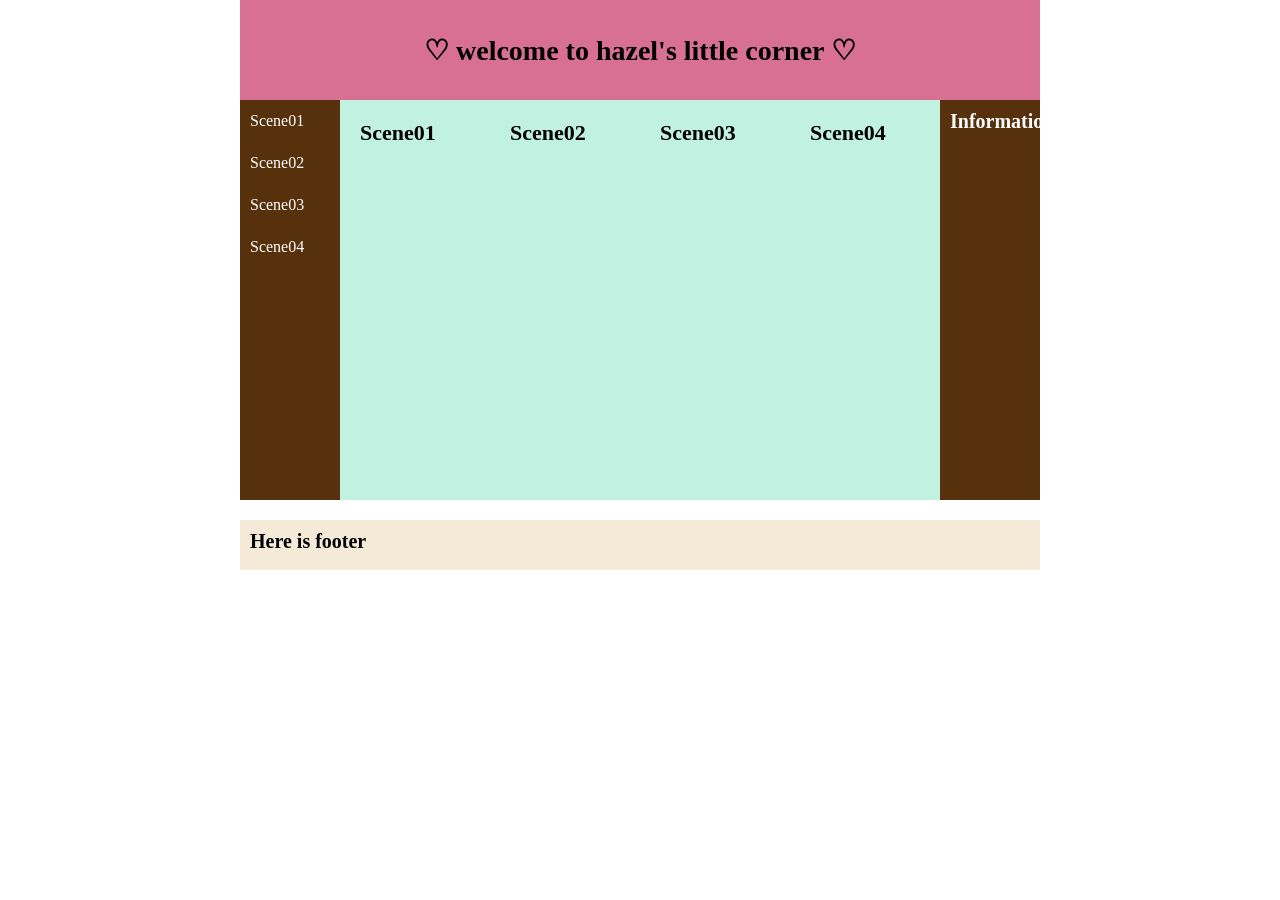
<file: as02/index.html>
<!DOCTYPE html>
<html>
<head>
    <title>Hazel's homepage</title>
    <meta name="viewport" content="width=device-width, initial-scale=1.0">
    <link rel="stylesheet" href="style.css">
</head>

<body>

    <div id="banner">
        <h1>♡ welcome to hazel's little corner ♡</h1>
    </div>

<div id="middle">
    <div id="nav">
        <ul>
            <li><a href="#scene01">Scene01</a></li>
            <li><a href="#scene02">Scene02</a></li>
            <li><a href="#scene03">Scene03</a></li>
            <li><a href="#scene04">Scene04</a></li>
        </ul>
    </div>

    <div id="content">
        <section id="scene01">
            <h1>Scene01</h1>
        </section>

        <section id="scene02">
            <h1>Scene02</h1>
        </section>

        <section id="scene03">
            <h1>Scene03</h1>
        </section>

        <section id="scene04">
            <h1>Scene04</h1>
        </section>
    </div>

    <div id="supporting">
        <h1>Information</h1>
    </div>
</div>

    <div id="footer">
        <h1>Here is footer</h1>
    </div>

</body>
</html>
</file>
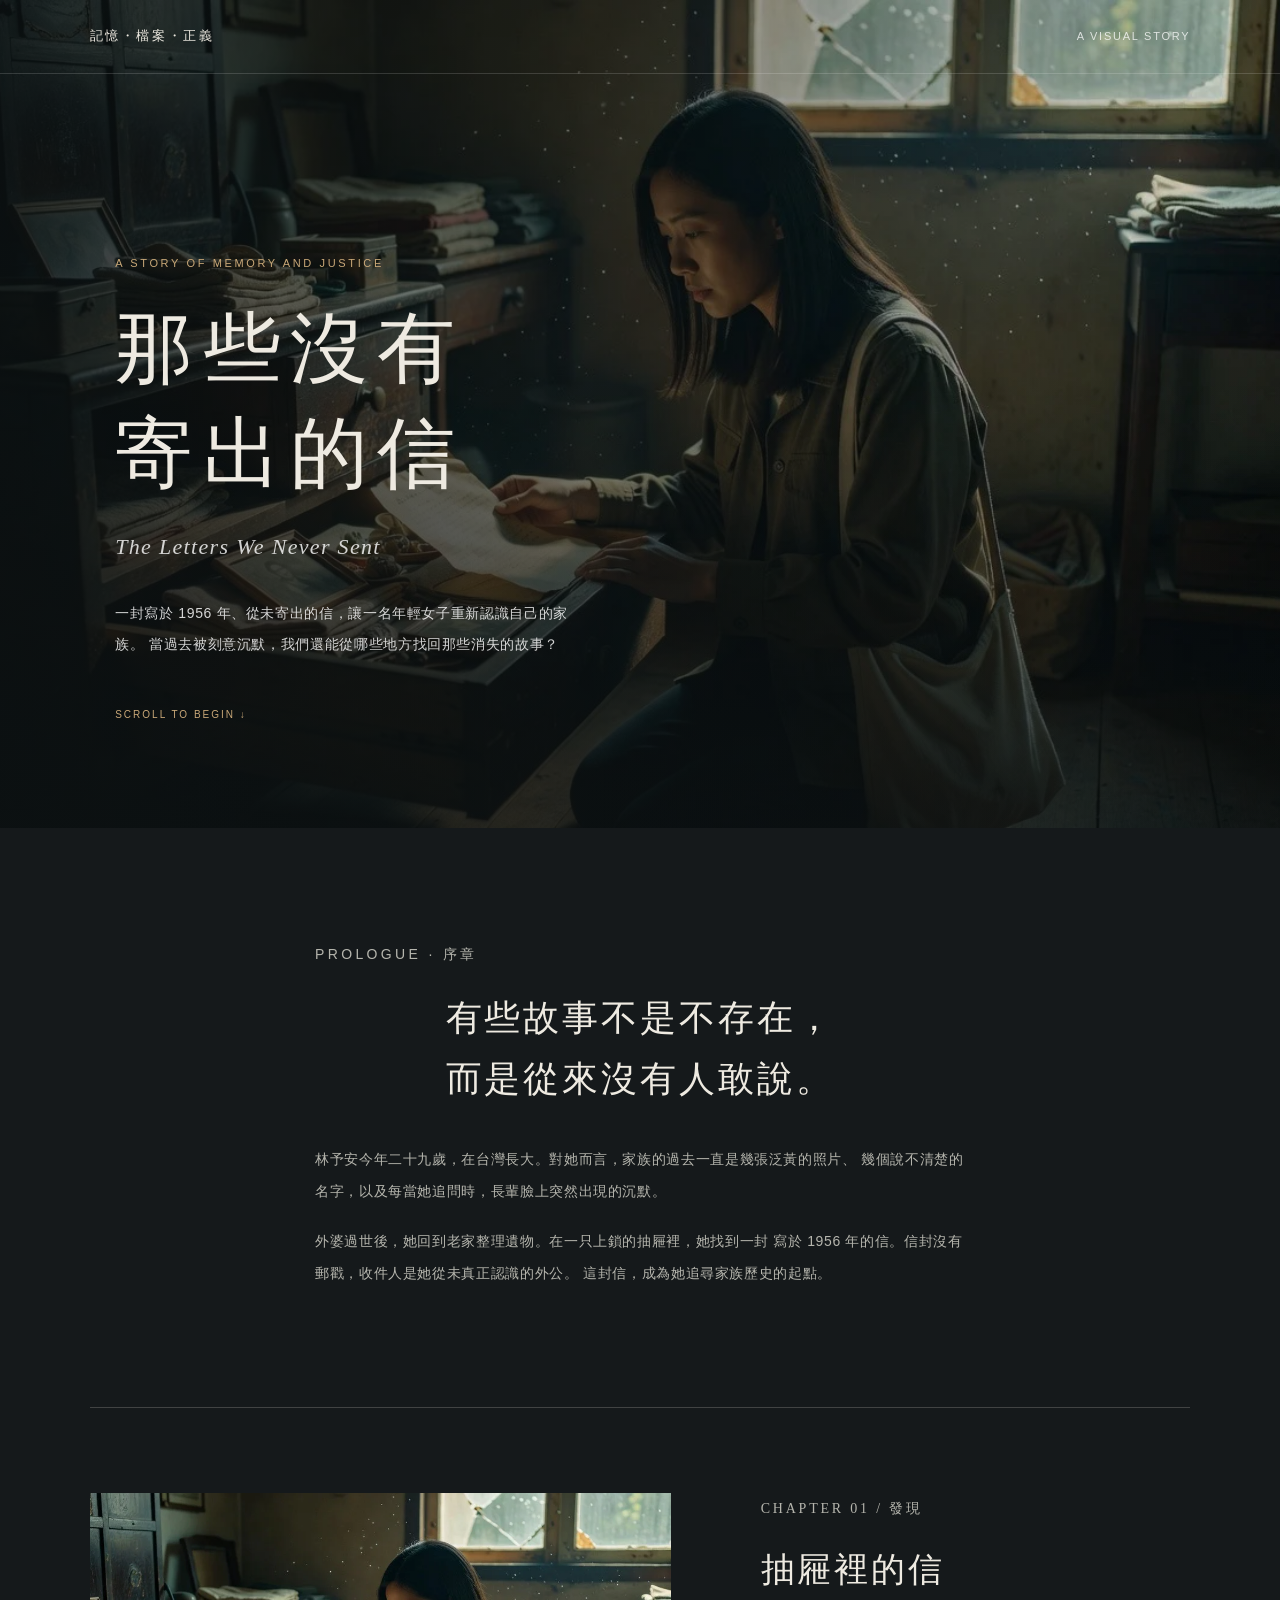
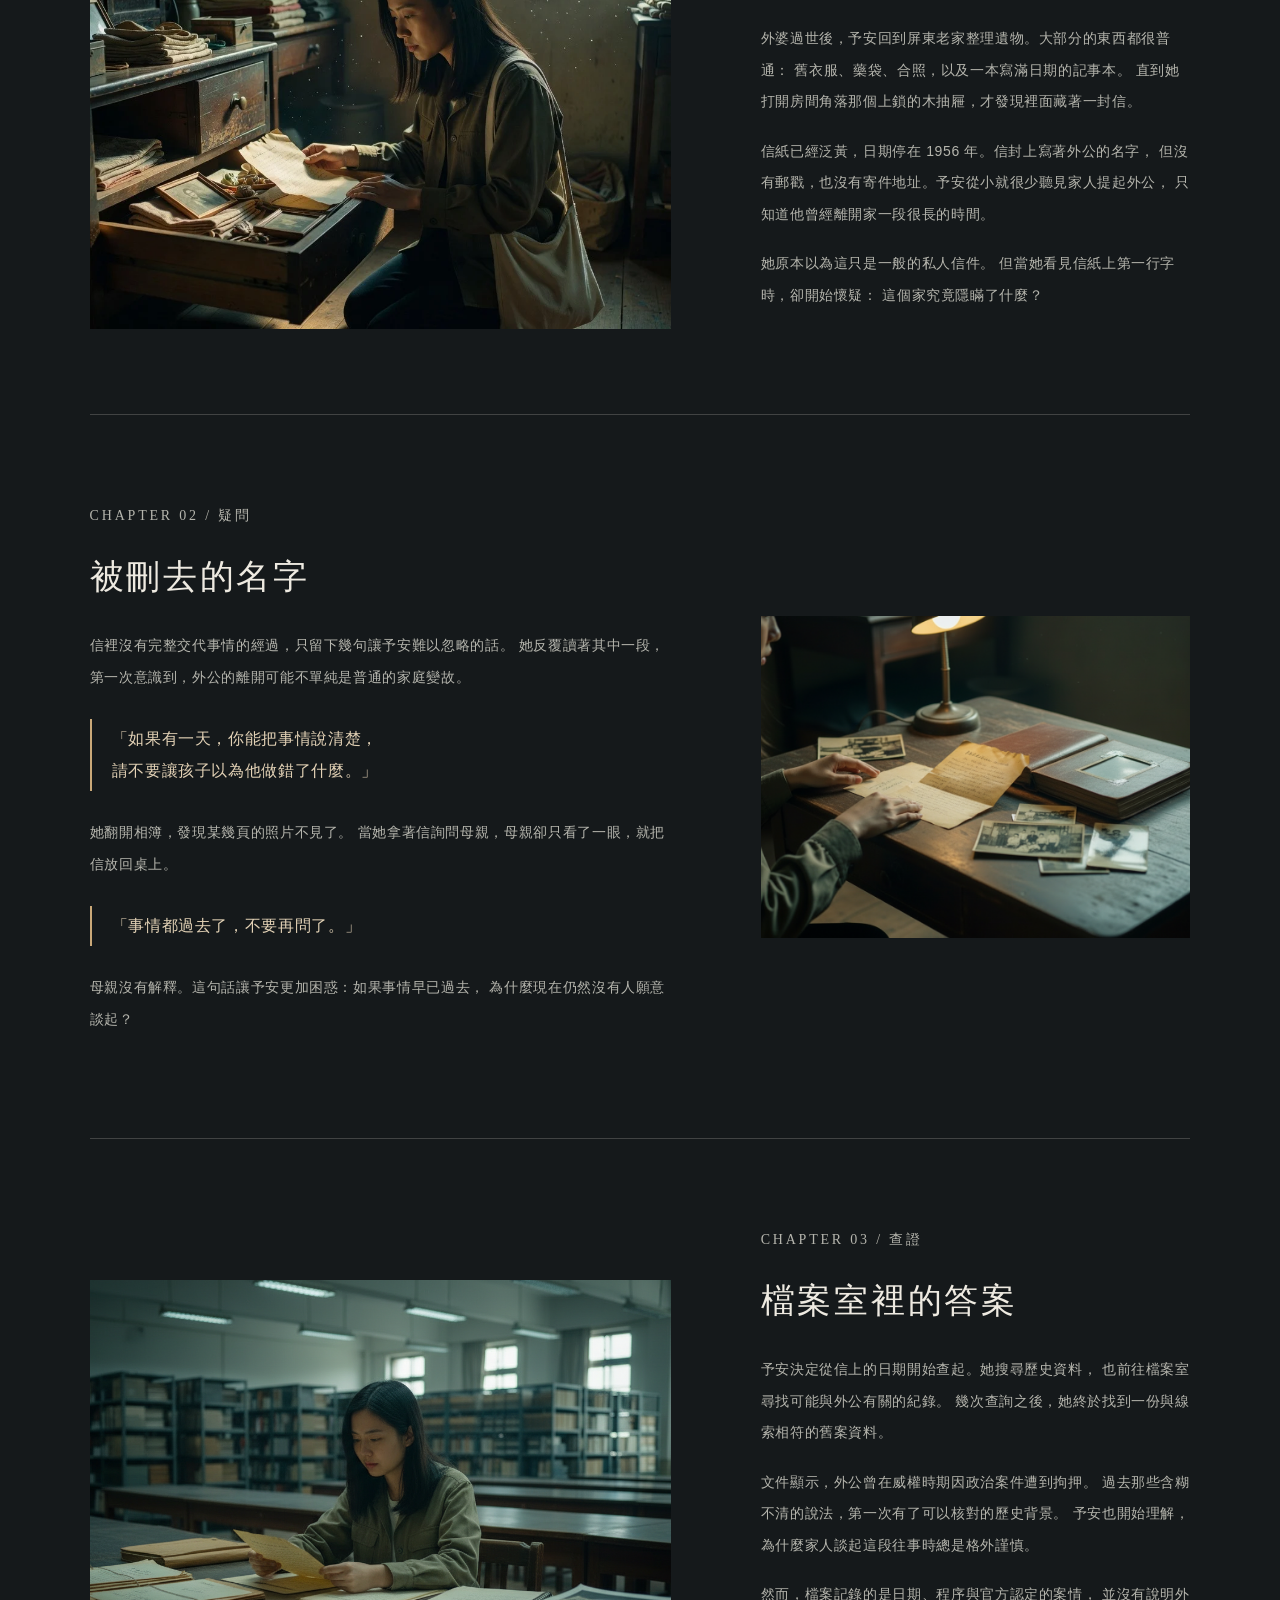
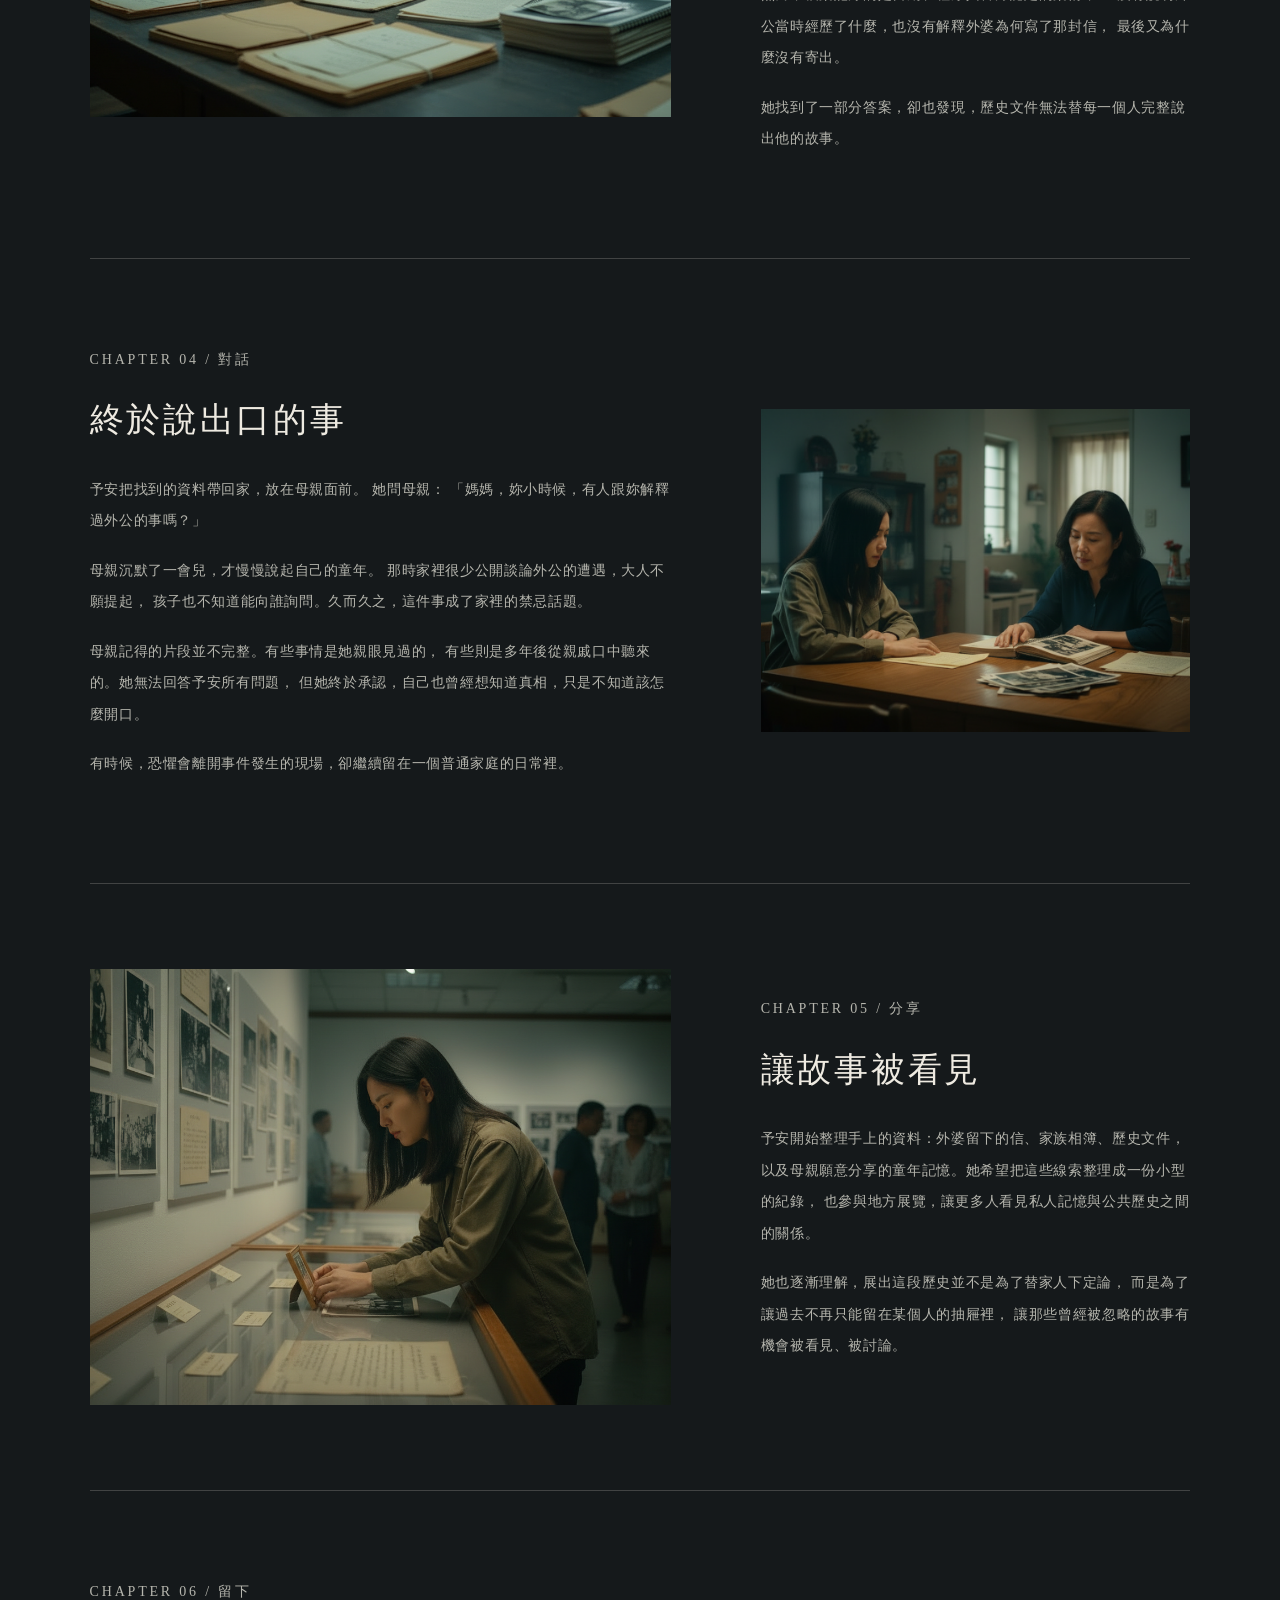
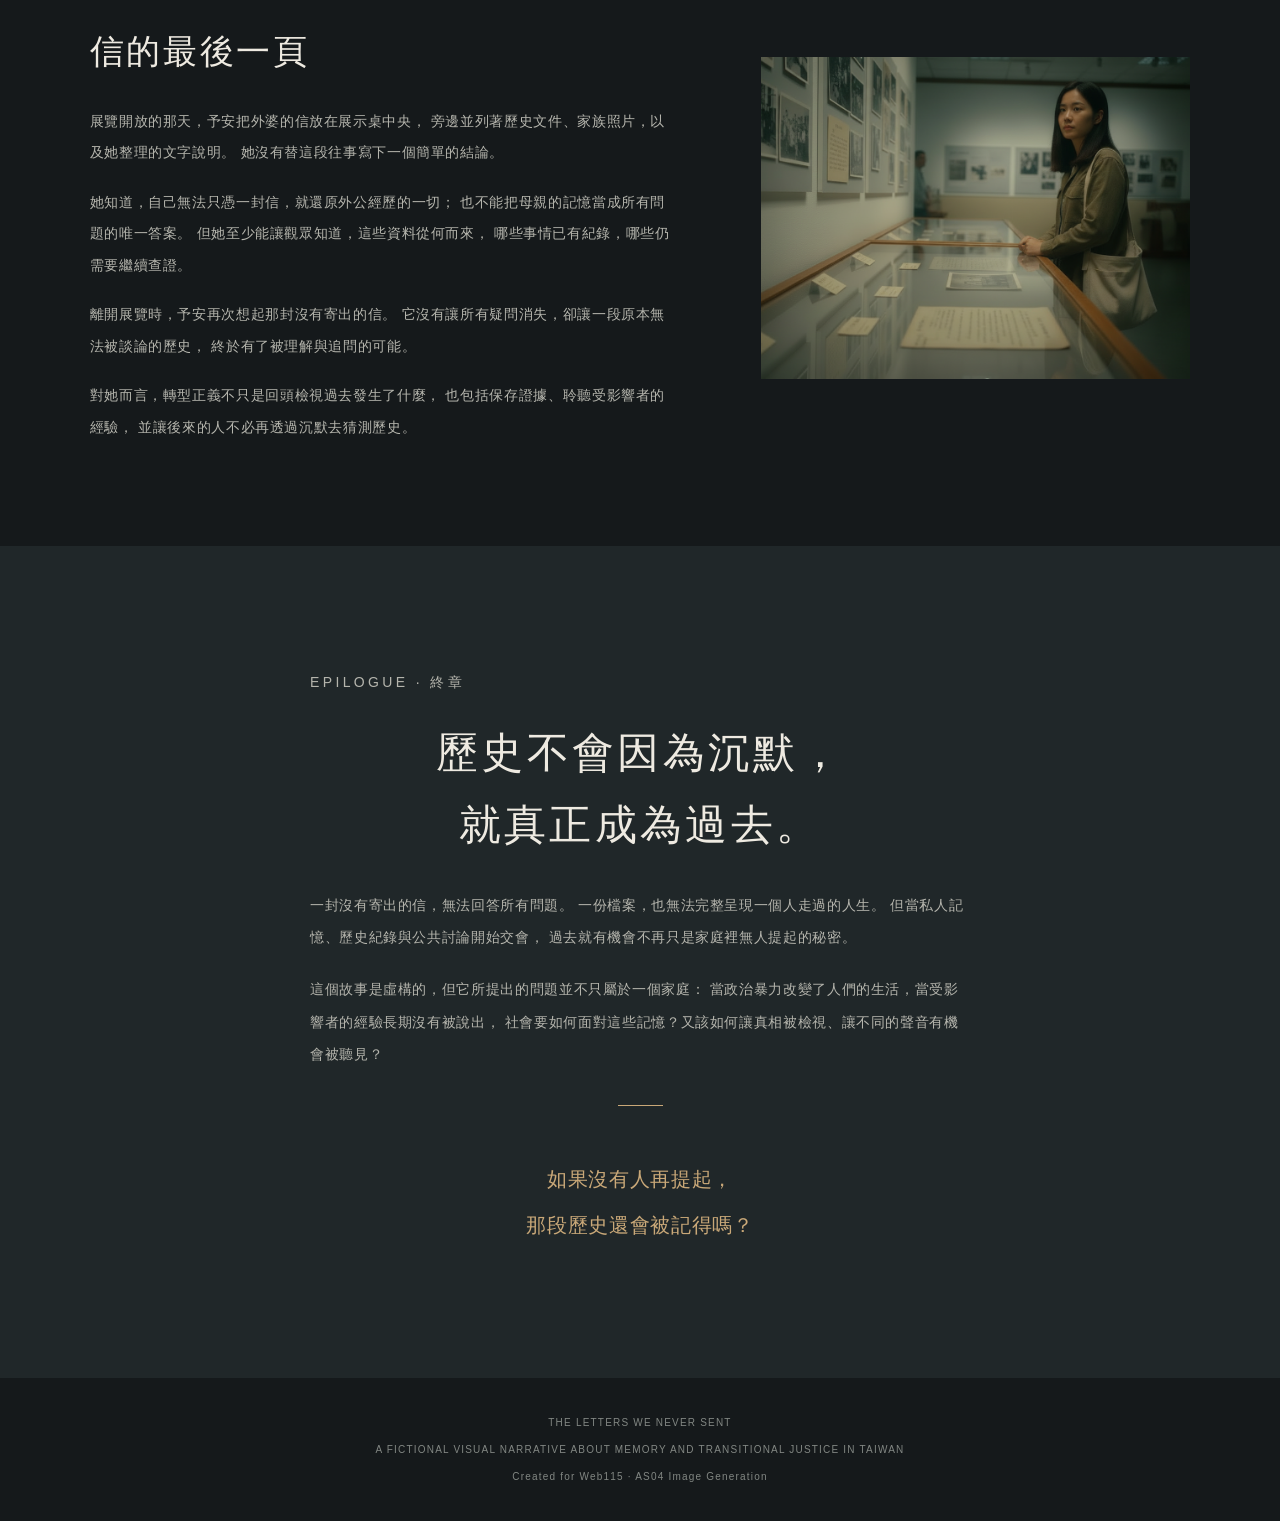
<file: as04/index.html>
<!DOCTYPE html>
<html lang="zh-Hant">
<head>
  <meta charset="UTF-8">
  <meta name="viewport" content="width=device-width, initial-scale=1.0">
  <meta name="description" content="《那些沒有寄出的信》：一封信，帶出一個家庭不曾說出口的歷史，以及轉型正義所面對的記憶與沉默。">
  <title>那些沒有寄出的信｜A Story of Memory and Justice</title>

  <style>
    /* ---------- Basic Settings ---------- */
    :root {
      --bg: #15191b;
      --bg-light: #202729;
      --text: #eeeae1;
      --muted: #b5b5ad;
      --accent: #c9a878;
      --line: rgba(238, 234, 225, 0.2);
      --serif: "Noto Serif TC", "Songti TC", "PMingLiU", serif;
      --sans: "Noto Sans TC", "PingFang TC", "Microsoft JhengHei", sans-serif;
    }

    * {
      box-sizing: border-box;
      margin: 0;
      padding: 0;
    }

    html {
      scroll-behavior: smooth;
    }

    body {
      background: var(--bg);
      color: var(--text);
      font-family: var(--sans);
      line-height: 1.9;
      letter-spacing: 0.04em;
    }

    a {
      color: inherit;
      text-decoration: none;
    }

    img {
      display: block;
      width: 100%;
      height: 100%;
      object-fit: cover;
    }

    /* ---------- Navigation ---------- */
    .navbar {
      position: absolute;
      top: 0;
      left: 0;
      z-index: 10;
      display: flex;
      justify-content: space-between;
      align-items: center;
      width: 100%;
      padding: 24px 7%;
      border-bottom: 1px solid rgba(255, 255, 255, 0.15);
    }

    .logo {
      font-size: 13px;
      letter-spacing: 0.2em;
    }

    .nav-label {
      color: rgba(255, 255, 255, 0.75);
      font-size: 11px;
      letter-spacing: 0.16em;
    }

    /* ---------- Hero Section ---------- */
    .hero {
      position: relative;
      display: flex;
      align-items: flex-end;
      min-height: 92vh;
      padding: 150px 9% 100px;
      overflow: hidden;
      background: #252b2c;
    }

    .hero-image {
      position: absolute;
      inset: 0;
    }

    .hero-image img {
      object-position: center 42%;
    }

    .hero::after {
      content: "";
      position: absolute;
      inset: 0;
      background:
        linear-gradient(
          90deg,
          rgba(12, 17, 18, 0.84) 0%,
          rgba(12, 17, 18, 0.48) 48%,
          rgba(12, 17, 18, 0.12) 100%
        ),
        linear-gradient(
          0deg,
          rgba(12, 17, 18, 0.72) 0%,
          transparent 55%
        );
    }

    .hero-content {
      position: relative;
      z-index: 1;
      max-width: 720px;
    }

    .eyebrow {
      margin-bottom: 22px;
      color: var(--accent);
      font-size: 11px;
      letter-spacing: 0.24em;
      text-transform: uppercase;
    }

    .hero h1 {
      margin-bottom: 20px;
      font-family: var(--serif);
      font-size: clamp(40px, 6.5vw, 78px);
      font-weight: 400;
      line-height: 1.35;
      letter-spacing: 0.12em;
    }

    .hero .english-title {
      margin-bottom: 30px;
      color: rgba(255, 255, 255, 0.8);
      font-family: Georgia, serif;
      font-size: clamp(16px, 2vw, 22px);
      font-style: italic;
      letter-spacing: 0.06em;
    }

    .hero-description {
      max-width: 480px;
      color: rgba(255, 255, 255, 0.82);
      font-size: 14px;
      line-height: 2.2;
    }

    .scroll-hint {
      display: inline-block;
      margin-top: 45px;
      color: var(--accent);
      font-size: 10px;
      letter-spacing: 0.2em;
    }

    /* ---------- Introduction ---------- */
    .intro {
      max-width: 850px;
      margin: 0 auto;
      padding: 110px 30px 100px;
      text-align: center;
    }

    .section-label {
      margin-bottom: 24px;
      color: var(--accent);
      font-size: 11px;
      letter-spacing: 0.24em;
    }

    .intro h2 {
      margin-bottom: 32px;
      font-family: var(--serif);
      font-size: clamp(25px, 3vw, 36px);
      font-weight: 400;
      line-height: 1.7;
      letter-spacing: 0.08em;
    }

    .intro p {
      max-width: 650px;
      margin: 0 auto 18px;
      color: var(--muted);
      font-size: 14px;
      text-align: left;
      line-height: 2.3;
    }

    /* ---------- Story Chapters ---------- */
    .story {
      padding: 0 7%;
    }

    .chapter {
      display: grid;
      grid-template-columns: minmax(0, 1.15fr) minmax(280px, 0.85fr);
      align-items: center;
      gap: clamp(35px, 7vw, 100px);
      max-width: 1240px;
      margin: 0 auto;
      padding: 85px 0;
      border-top: 1px solid var(--line);
    }

    .chapter:nth-child(even) .chapter-image {
      order: 2;
    }

    .chapter:nth-child(even) .chapter-text {
      order: 1;
    }

    .chapter-image {
      position: relative;
      aspect-ratio: 4 / 3;
      overflow: hidden;
      background: var(--bg-light);
    }

    .chapter-image img {
      transition: transform 0.8s ease;
    }

    .chapter-image:hover img {
      transform: scale(1.035);
    }

    .image-caption {
      margin-top: 12px;
      color: #8f938f;
      font-size: 10px;
      letter-spacing: 0.12em;
    }

    .chapter-number {
      margin-bottom: 16px;
      color: var(--accent);
      font-family: Georgia, serif;
      font-size: 13px;
      letter-spacing: 0.2em;
    }

    .chapter h2 {
      margin-bottom: 26px;
      font-family: var(--serif);
      font-size: clamp(25px, 3vw, 34px);
      font-weight: 400;
      line-height: 1.6;
      letter-spacing: 0.08em;
    }

    .chapter p {
      margin-bottom: 18px;
      color: var(--muted);
      font-size: 14px;
      line-height: 2.25;
    }

    .chapter blockquote {
      margin: 26px 0;
      padding: 4px 0 4px 20px;
      border-left: 2px solid var(--accent);
      color: #e3d2b6;
      font-family: var(--serif);
      font-size: 16px;
      line-height: 2;
    }

    .chapter .small-note {
      color: #858b88;
      font-size: 12px;
    }

    /* ---------- Closing Section ---------- */
    .ending {
      position: relative;
      padding: 120px 25px 110px;
      background: var(--bg-light);
      text-align: center;
    }

    .ending h2 {
      margin-bottom: 28px;
      font-family: var(--serif);
      font-size: clamp(27px, 4vw, 42px);
      font-weight: 400;
      line-height: 1.7;
      letter-spacing: 0.08em;
    }

    .ending p {
      max-width: 660px;
      margin: 0 auto 20px;
      color: var(--muted);
      font-size: 14px;
      line-height: 2.3;
      text-align: left;
    }

    .ending-question {
      margin-top: 50px !important;
      color: var(--accent) !important;
      font-family: var(--serif);
      font-size: 20px !important;
      text-align: center !important;
    }

    .ending-line {
      width: 45px;
      height: 1px;
      margin: 35px auto;
      background: var(--accent);
    }

    /* ---------- Footer ---------- */
    footer {
      padding: 35px 20px;
      color: #828783;
      font-size: 10px;
      letter-spacing: 0.12em;
      text-align: center;
    }

    footer p + p {
      margin-top: 8px;
    }

    /* ---------- Responsive Layout ---------- */
    @media (max-width: 760px) {
      .navbar {
        padding: 20px 6%;
      }

      .hero {
        min-height: 85vh;
        padding: 130px 7% 75px;
      }

      .hero::after {
        background:
          linear-gradient(
            0deg,
            rgba(12, 17, 18, 0.9) 0%,
            rgba(12, 17, 18, 0.45) 65%,
            rgba(12, 17, 18, 0.2) 100%
          );
      }

      .hero-description {
        font-size: 13px;
      }

      .intro {
        padding: 80px 25px;
      }

      .story {
        padding: 0 6%;
      }

      .chapter {
        grid-template-columns: 1fr;
        gap: 30px;
        padding: 60px 0;
      }

      .chapter:nth-child(even) .chapter-image,
      .chapter:nth-child(even) .chapter-text {
        order: initial;
      }

      .chapter-image {
        aspect-ratio: 4 / 3;
      }

      .chapter h2 {
        margin-bottom: 20px;
      }

      .ending {
        padding: 85px 7%;
      }
    }

    @media (prefers-reduced-motion: reduce) {
      html {
        scroll-behavior: auto;
      }

      .chapter-image img {
        transition: none;
      }
    }
  </style>
</head>

<body>

  <!-- Navigation -->
  <nav class="navbar">
    <a class="logo" href="#top">記憶・檔案・正義</a>
    <span class="nav-label">A VISUAL STORY</span>
  </nav>

  <!-- Hero -->
  <header class="hero" id="top">
    <div class="hero-image">
      <img
        src="images/scene01.png"
        alt="林予安在老屋中整理外婆留下的遺物"
      >
    </div>

    <div class="hero-content">
      <p class="eyebrow">A STORY OF MEMORY AND JUSTICE</p>
      <h1>那些沒有<br>寄出的信</h1>
      <p class="english-title">The Letters We Never Sent</p>
      <p class="hero-description">
        一封寫於 1956 年、從未寄出的信，讓一名年輕女子重新認識自己的家族。
        當過去被刻意沉默，我們還能從哪些地方找回那些消失的故事？
      </p>
      <a class="scroll-hint" href="#story">SCROLL TO BEGIN ↓</a>
    </div>
  </header>

  <!-- Introduction -->
  <section class="intro">
    <p class="section-label">PROLOGUE · 序章</p>
    <h2>有些故事不是不存在，<br>而是從來沒有人敢說。</h2>

    <p>
      林予安今年二十九歲，在台灣長大。對她而言，家族的過去一直是幾張泛黃的照片、
      幾個說不清楚的名字，以及每當她追問時，長輩臉上突然出現的沉默。
    </p>

    <p>
      外婆過世後，她回到老家整理遺物。在一只上鎖的抽屜裡，她找到一封
      寫於 1956 年的信。信封沒有郵戳，收件人是她從未真正認識的外公。
      這封信，成為她追尋家族歷史的起點。
    </p>
  </section>

  <!-- Story -->
  <main class="story" id="story">

    <!-- Chapter 01 -->
    <section class="chapter">
      <div class="chapter-image">
        <img
          src="images/scene01.png"
          alt="林予安在昏暗的老屋中發現外婆留下的信件"
          loading="lazy"
        >
        <p class="image-caption">FIG. 01 — THE UNSENT LETTER</p>
      </div>

      <div class="chapter-text">
        <p class="chapter-number">CHAPTER 01 / 發現</p>
        <h2>抽屜裡的信</h2>

        <p>
          外婆過世後，予安回到屏東老家整理遺物。大部分的東西都很普通：
          舊衣服、藥袋、合照，以及一本寫滿日期的記事本。
          直到她打開房間角落那個上鎖的木抽屜，才發現裡面藏著一封信。
        </p>

        <p>
          信紙已經泛黃，日期停在 1956 年。信封上寫著外公的名字，
          但沒有郵戳，也沒有寄件地址。予安從小就很少聽見家人提起外公，
          只知道他曾經離開家一段很長的時間。
        </p>

        <p>
          她原本以為這只是一般的私人信件。
          但當她看見信紙上第一行字時，卻開始懷疑：
          這個家究竟隱瞞了什麼？
        </p>
      </div>
    </section>

    <!-- Chapter 02 -->
    <section class="chapter">
      <div class="chapter-image">
        <img
          src="images/scene02.png"
          alt="舊照片、信件與家族相簿攤在木桌上"
          loading="lazy"
        >
        <p class="image-caption">FIG. 02 — A NAME LEFT OUT</p>
      </div>

      <div class="chapter-text">
        <p class="chapter-number">CHAPTER 02 / 疑問</p>
        <h2>被刪去的名字</h2>

        <p>
          信裡沒有完整交代事情的經過，只留下幾句讓予安難以忽略的話。
          她反覆讀著其中一段，第一次意識到，外公的離開可能不單純是普通的家庭變故。
        </p>

        <blockquote>
          「如果有一天，你能把事情說清楚，<br>
          請不要讓孩子以為他做錯了什麼。」
        </blockquote>

        <p>
          她翻開相簿，發現某幾頁的照片不見了。
          當她拿著信詢問母親，母親卻只看了一眼，就把信放回桌上。
        </p>

        <blockquote>
          「事情都過去了，不要再問了。」
        </blockquote>

        <p>
          母親沒有解釋。這句話讓予安更加困惑：如果事情早已過去，
          為什麼現在仍然沒有人願意談起？
        </p>
      </div>
    </section>

    <!-- Chapter 03 -->
    <section class="chapter">
      <div class="chapter-image">
        <img
          src="images/scene03.png"
          alt="林予安在檔案室裡查閱舊文件與歷史資料"
          loading="lazy"
        >
        <p class="image-caption">FIG. 03 — THE ARCHIVE</p>
      </div>

      <div class="chapter-text">
        <p class="chapter-number">CHAPTER 03 / 查證</p>
        <h2>檔案室裡的答案</h2>

        <p>
          予安決定從信上的日期開始查起。她搜尋歷史資料，
          也前往檔案室尋找可能與外公有關的紀錄。
          幾次查詢之後，她終於找到一份與線索相符的舊案資料。
        </p>

        <p>
          文件顯示，外公曾在威權時期因政治案件遭到拘押。
          過去那些含糊不清的說法，第一次有了可以核對的歷史背景。
          予安也開始理解，為什麼家人談起這段往事時總是格外謹慎。
        </p>

        <p>
          然而，檔案記錄的是日期、程序與官方認定的案情，
          並沒有說明外公當時經歷了什麼，也沒有解釋外婆為何寫了那封信，
          最後又為什麼沒有寄出。
        </p>

        <p>
          她找到了一部分答案，卻也發現，歷史文件無法替每一個人完整說出他的故事。
        </p>
      </div>
    </section>

    <!-- Chapter 04 -->
    <section class="chapter">
      <div class="chapter-image">
        <img
          src="images/scene04.png"
          alt="林予安與母親坐在家中桌邊，面對舊信與家族照片交談"
          loading="lazy"
        >
        <p class="image-caption">FIG. 04 — WHAT THE FAMILY NEVER SAID</p>
      </div>

      <div class="chapter-text">
        <p class="chapter-number">CHAPTER 04 / 對話</p>
        <h2>終於說出口的事</h2>

        <p>
          予安把找到的資料帶回家，放在母親面前。
          她問母親：
          「媽媽，妳小時候，有人跟妳解釋過外公的事嗎？」
        </p>

        <p>
          母親沉默了一會兒，才慢慢說起自己的童年。
          那時家裡很少公開談論外公的遭遇，大人不願提起，
          孩子也不知道能向誰詢問。久而久之，這件事成了家裡的禁忌話題。
        </p>

        <p>
          母親記得的片段並不完整。有些事情是她親眼見過的，
          有些則是多年後從親戚口中聽來的。她無法回答予安所有問題，
          但她終於承認，自己也曾經想知道真相，只是不知道該怎麼開口。
        </p>

        <p>
    
          有時候，恐懼會離開事件發生的現場，卻繼續留在一個普通家庭的日常裡。
        </p>
      </div>
    </section>

    <!-- Chapter 05 -->
    <section class="chapter">
      <div class="chapter-image">
        <img
          src="images/scene05.png"
          alt="社區歷史展覽中展示舊信件、家庭照片與歷史文件"
          loading="lazy"
        >
        <p class="image-caption">FIG. 05 — MAKING HISTORY VISIBLE</p>
      </div>

      <div class="chapter-text">
        <p class="chapter-number">CHAPTER 05 / 分享</p>
        <h2>讓故事被看見</h2>

        <p>
          予安開始整理手上的資料：外婆留下的信、家族相簿、歷史文件，
          以及母親願意分享的童年記憶。她希望把這些線索整理成一份小型的紀錄，
          也參與地方展覽，讓更多人看見私人記憶與公共歷史之間的關係。
        </p>

      
        <p>
          她也逐漸理解，展出這段歷史並不是為了替家人下定論，
          而是為了讓過去不再只能留在某個人的抽屜裡，
          讓那些曾經被忽略的故事有機會被看見、被討論。
        </p>
      </div>
    </section>

    <!-- Chapter 06 -->
    <section class="chapter">
      <div class="chapter-image">
        <img
          src="images/scene06.png"
          alt="展覽中的舊信與歷史檔案並列，晨光照進安靜的展覽空間"
          loading="lazy"
        >
        <p class="image-caption">FIG. 06 — THE LAST PAGE</p>
      </div>

      <div class="chapter-text">
        <p class="chapter-number">CHAPTER 06 / 留下</p>
        <h2>信的最後一頁</h2>

        <p>
          展覽開放的那天，予安把外婆的信放在展示桌中央，
          旁邊並列著歷史文件、家族照片，以及她整理的文字說明。
          她沒有替這段往事寫下一個簡單的結論。
        </p>

        <p>
          她知道，自己無法只憑一封信，就還原外公經歷的一切；
          也不能把母親的記憶當成所有問題的唯一答案。
          但她至少能讓觀眾知道，這些資料從何而來，
          哪些事情已有紀錄，哪些仍需要繼續查證。
        </p>

        <p>
          離開展覽時，予安再次想起那封沒有寄出的信。
          它沒有讓所有疑問消失，卻讓一段原本無法被談論的歷史，
          終於有了被理解與追問的可能。
        </p>

        <p>
          對她而言，轉型正義不只是回頭檢視過去發生了什麼，
          也包括保存證據、聆聽受影響者的經驗，
          並讓後來的人不必再透過沉默去猜測歷史。
        </p>
      </div>
    </section>

  </main>

  <!-- Ending -->
  <section class="ending">
    <p class="section-label">EPILOGUE · 終章</p>

    <h2>歷史不會因為沉默，<br>就真正成為過去。</h2>

    <p>
      一封沒有寄出的信，無法回答所有問題。
      一份檔案，也無法完整呈現一個人走過的人生。
      但當私人記憶、歷史紀錄與公共討論開始交會，
      過去就有機會不再只是家庭裡無人提起的秘密。
    </p>

    <p>
      這個故事是虛構的，但它所提出的問題並不只屬於一個家庭：
      當政治暴力改變了人們的生活，當受影響者的經驗長期沒有被說出，
      社會要如何面對這些記憶？又該如何讓真相被檢視、讓不同的聲音有機會被聽見？
    </p>

    <div class="ending-line"></div>

    <p class="ending-question">
      如果沒有人再提起，<br>
      那段歷史還會被記得嗎？
    </p>
  </section>

  <!-- Footer -->
  <footer>
    <p>THE LETTERS WE NEVER SENT</p>
    <p>A FICTIONAL VISUAL NARRATIVE ABOUT MEMORY AND TRANSITIONAL JUSTICE IN TAIWAN</p>
    <p>Created for Web115 · AS04 Image Generation</p>
  </footer>

</body>
</html>
</file>
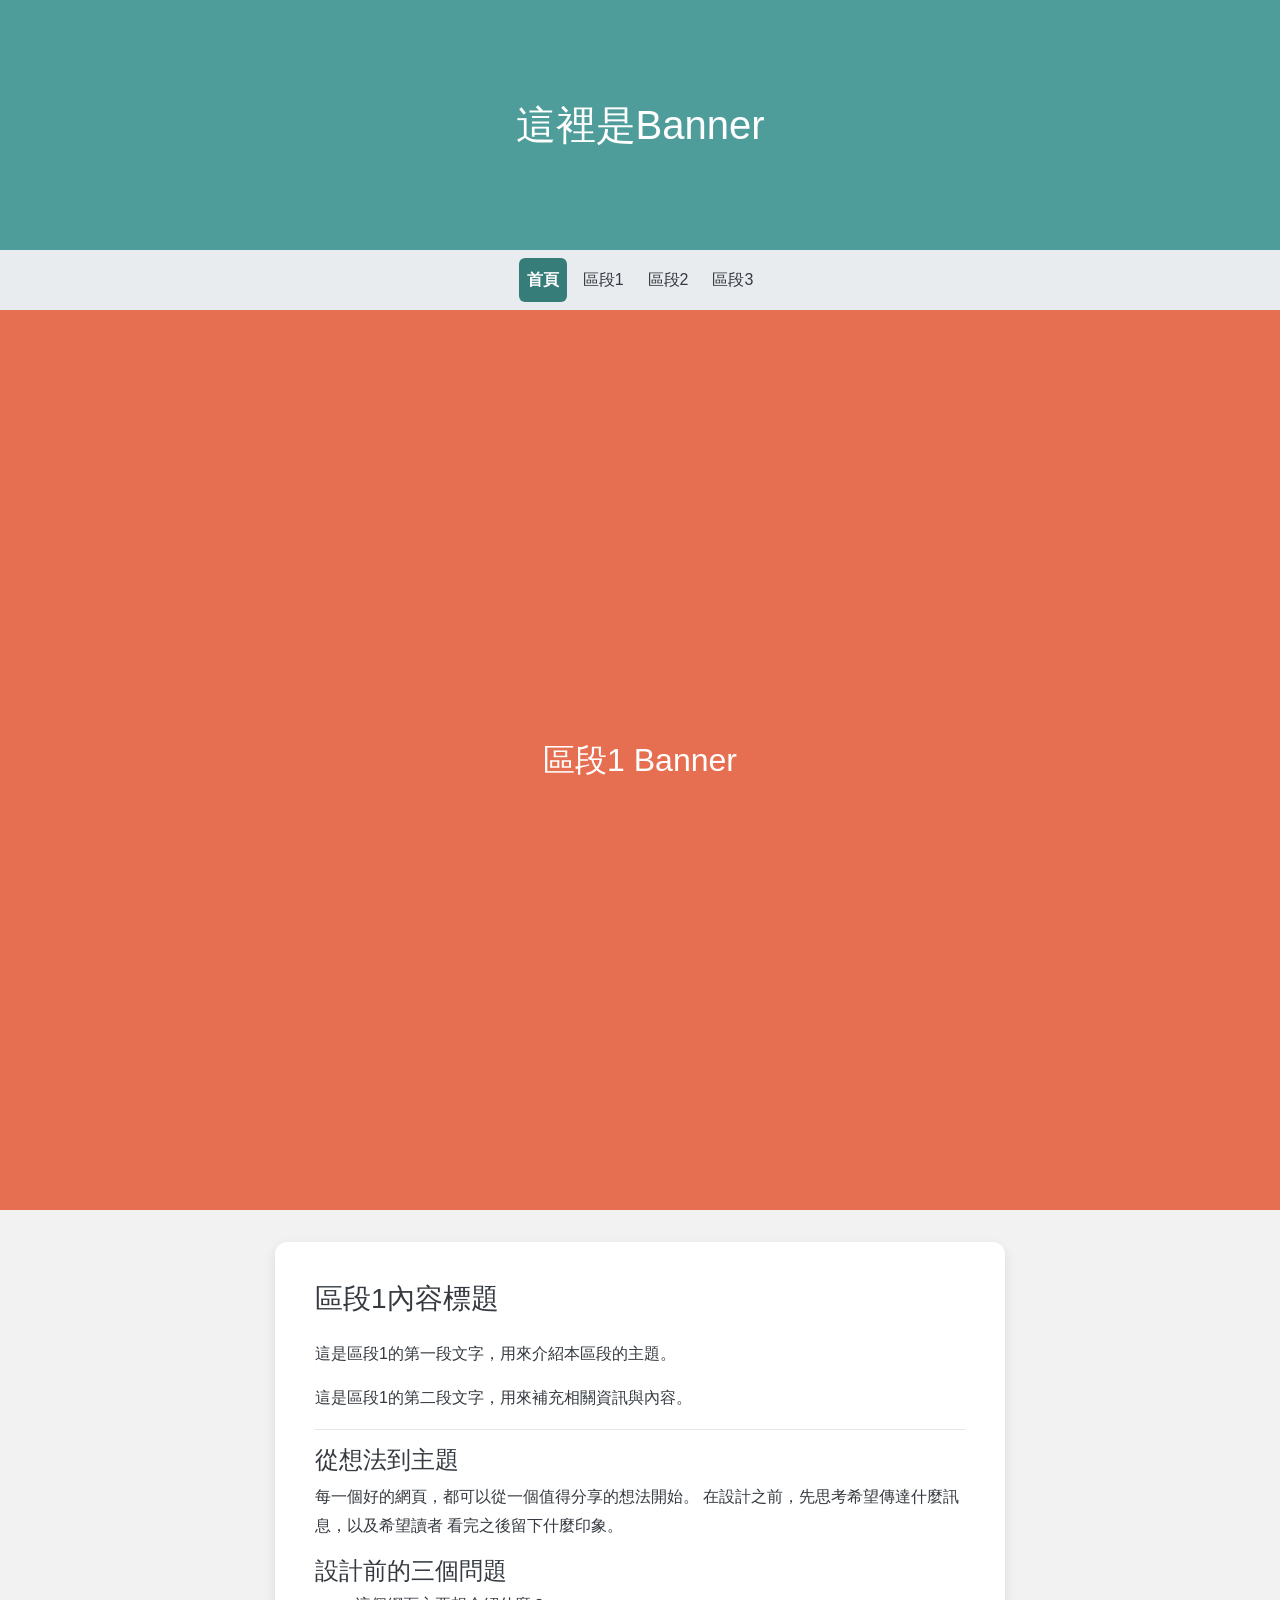
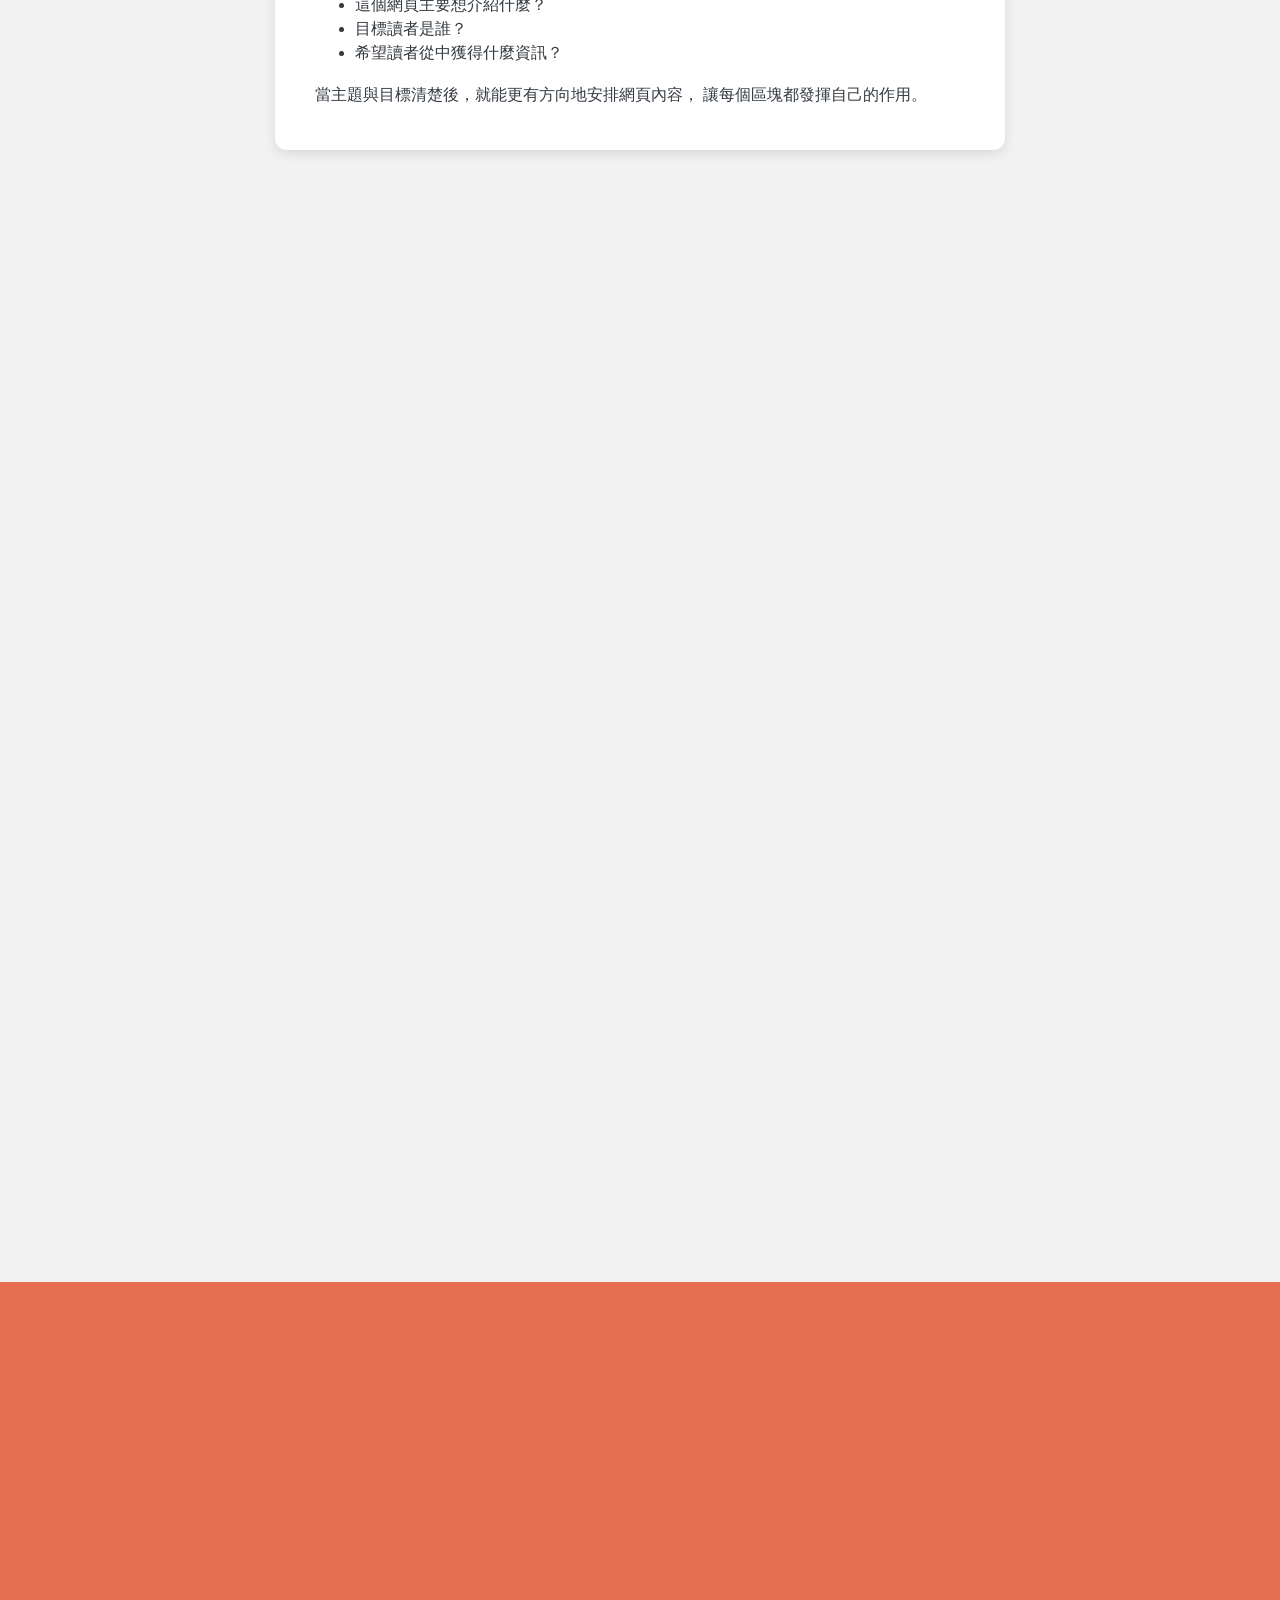
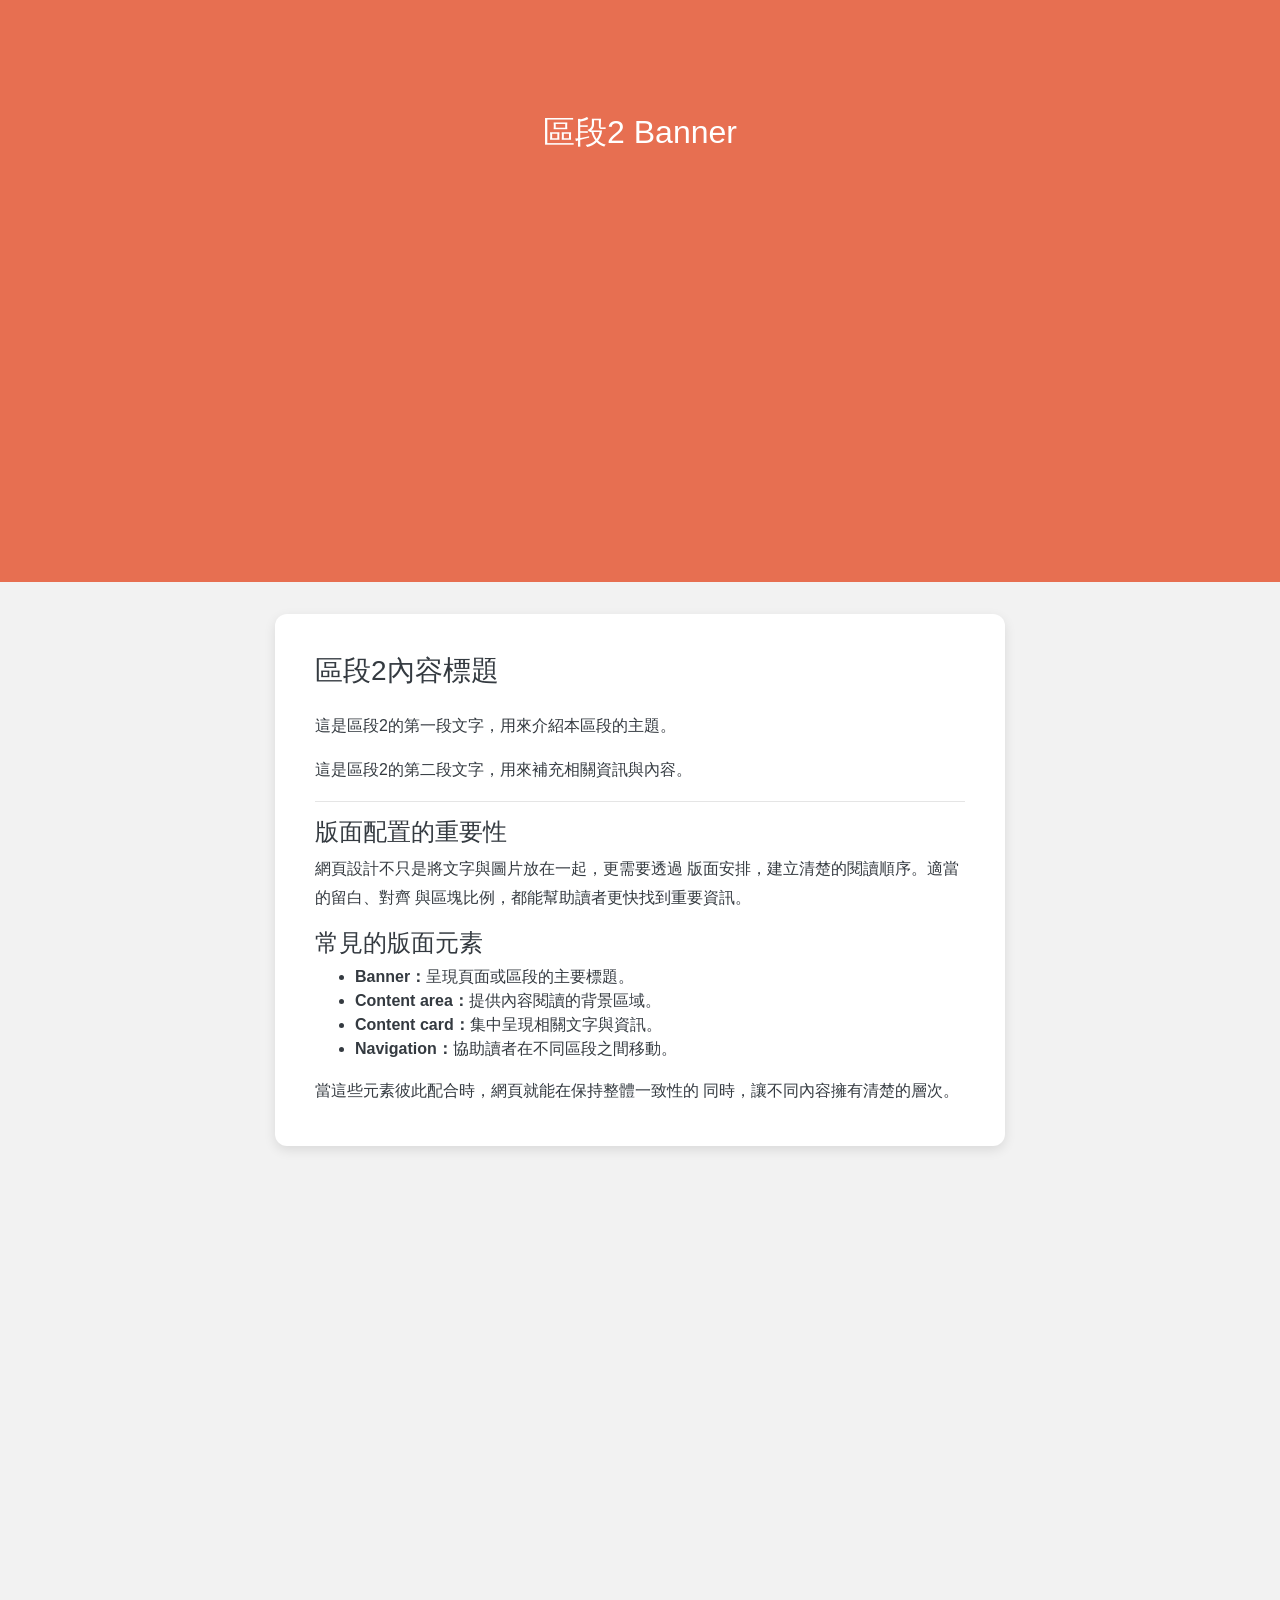
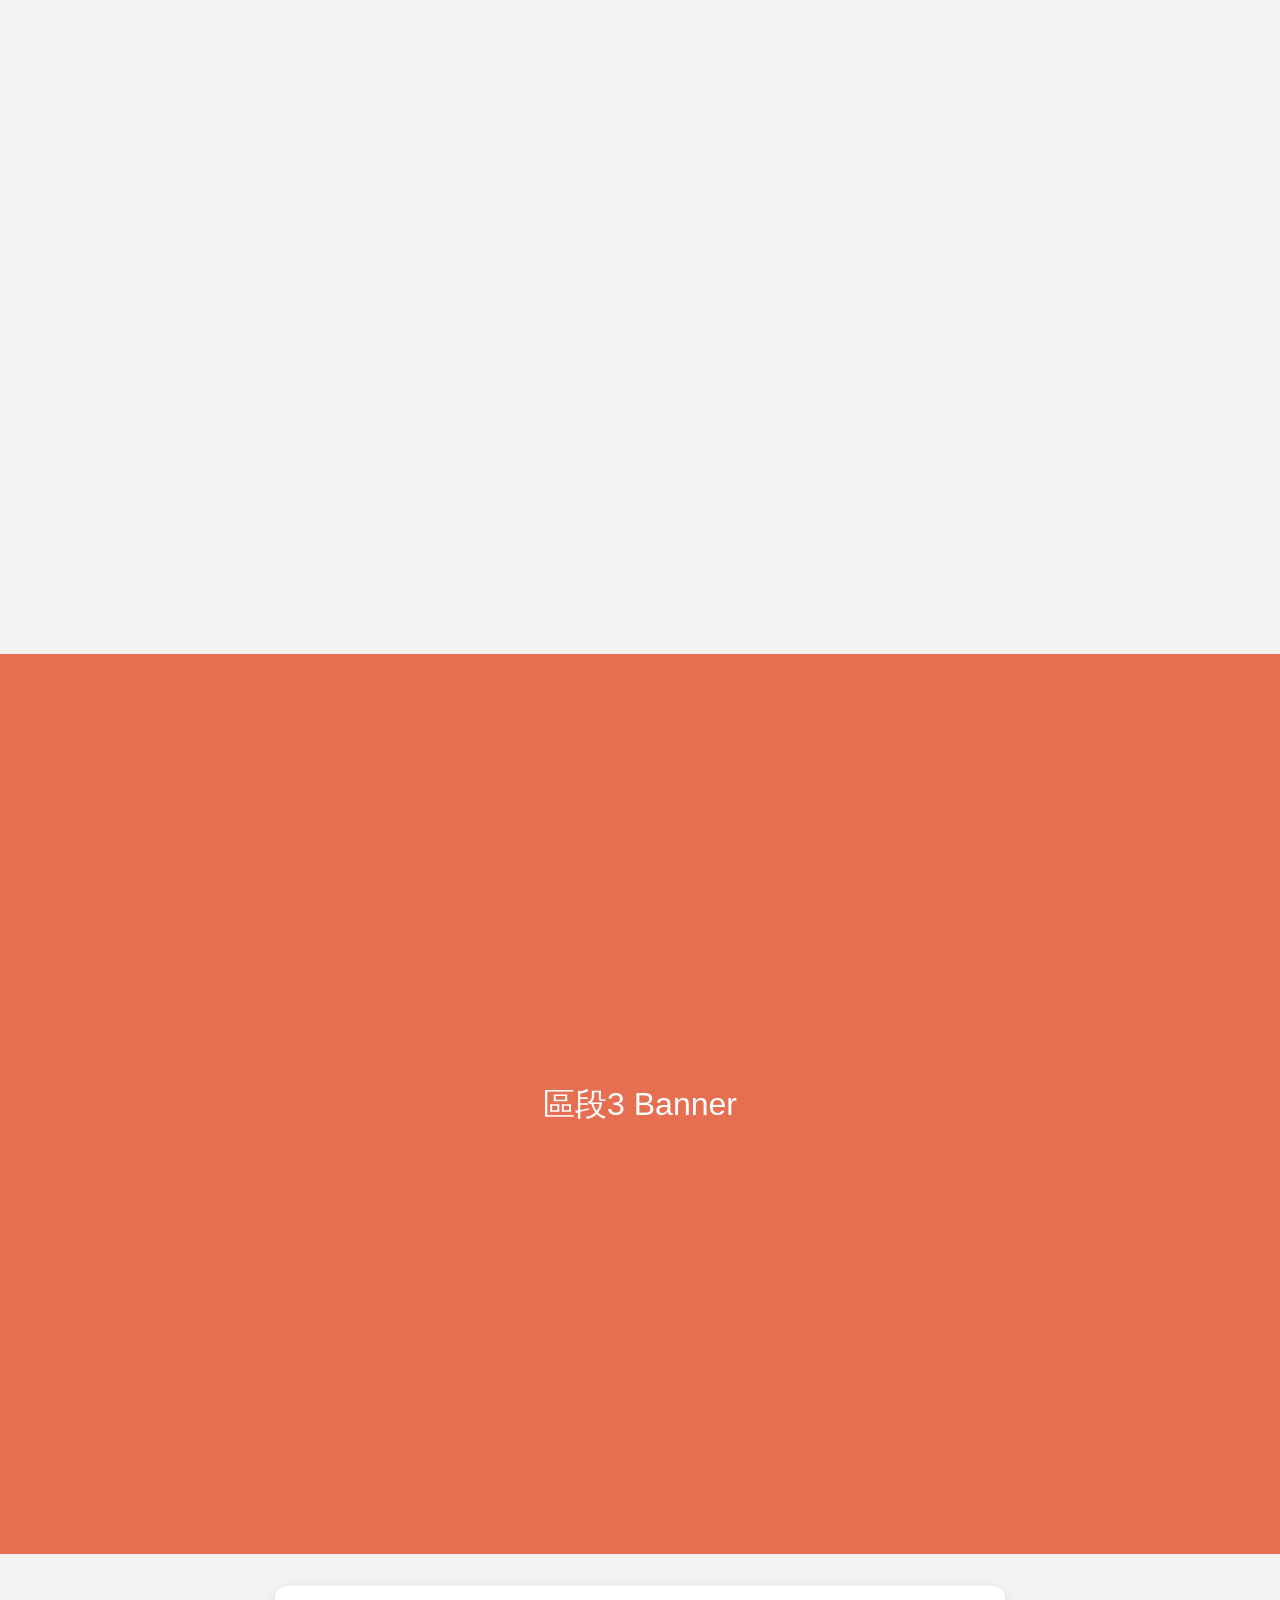
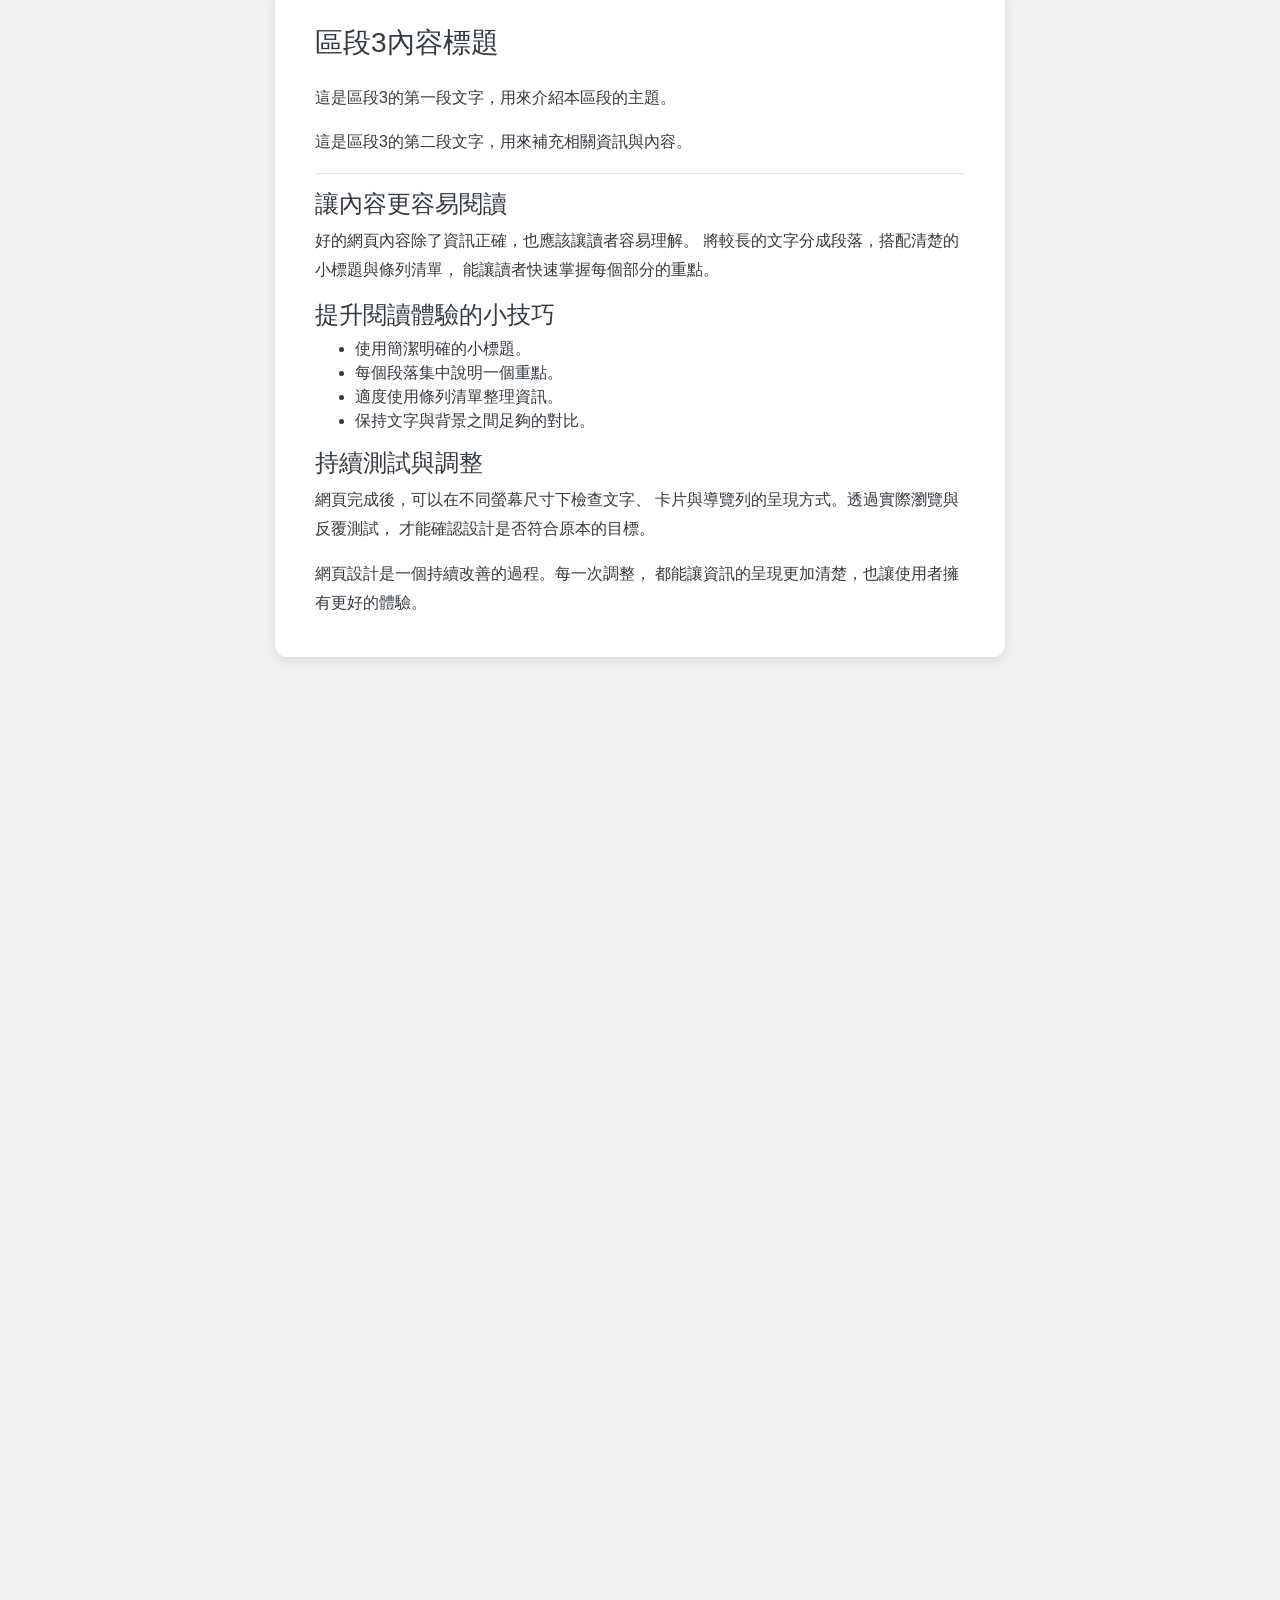
<file: as05/index.html>
<!DOCTYPE html>
<html lang="zh-Hant">
<head>
  <meta charset="UTF-8">
  <meta name="viewport" content="width=device-width, initial-scale=1.0">

  <title>我的單頁式網站</title>

  <!-- Bootstrap 4.6.2 -->
  <link
    rel="stylesheet"
    href="https://cdn.jsdelivr.net/npm/bootstrap@4.6.2/dist/css/bootstrap.min.css"
  >

  <style>
    /* 全站基本設定 */
    html {
      scroll-behavior: auto;
    }

    body {
      margin: 0;
      font-family: Arial, "Noto Sans TC", sans-serif;
      color: #343A40;
    }

    /* 首頁 Banner */
    .home-banner {
      height: 250px;
      background-color: #4F9D9A;
      color: #FFFFFF;

      display: flex;
      justify-content: center;
      align-items: center;

      text-align: center;
    }

    .home-banner h1 {
      margin: 0;
    }

    /* 導覽列 */
    .main-nav {
      position: sticky;
      top: 0;
      z-index: 1000;

      background-color: #E9ECEF;
      padding: 8px 16px;
    }

    .main-nav .navbar-nav {
      gap: 8px;
    }

    .main-nav .nav-link {
      color: #343A40;
      padding: 10px 18px;
      border-radius: 6px;

      transition:
        background-color 0.25s ease,
        color 0.25s ease,
        box-shadow 0.25s ease;
    }

    /* Hover 效果 */
    .main-nav .nav-link:hover {
      background-color: #4F9D9A;
      color: #FFFFFF;
      box-shadow: 0 3px 8px rgba(0, 0, 0, 0.15);
    }

    /* Active 效果 */
    .main-nav .nav-link.active {
      background-color: #367C79;
      color: #FFFFFF;
      font-weight: bold;
    }

    /* Section Banner：保留第四輪設定 */
    .section-banner {
      height: 100vh;

      background-color: #E76F51;
      color: #FFFFFF;

      display: flex;
      justify-content: center;
      align-items: center;

      text-align: center;
      padding: 40px 20px;
    }

    .section-banner h2 {
      margin: 0;
    }

    /* 內容區：保留第四輪設定 */
    .content-area {
      background-color: #F2F2F2;
      min-height: calc(200vh - 8rem);
      padding: 2rem 0;
    }

    /* 中央內容卡片：保留第四輪設定 */
    .content-card {
      background-color: #FFFFFF;
      padding: 40px;
      border-radius: 12px;
      box-shadow: 0 4px 12px rgba(0, 0, 0, 0.1);

      width: 100%;
      height: 100%;
    }

    .content-card h3 {
      margin-bottom: 24px;
    }

    .content-card p {
      line-height: 1.8;
      margin-bottom: 16px;
    }

    .content-card p:last-child {
      margin-bottom: 0;
    }

    /* 平板與手機版 RWD：保留第四輪設定 */
    @media (max-width: 767.98px) {
      .main-nav {
        padding: 6px 8px;
      }

      .main-nav .navbar-nav {
        flex-direction: row;
        flex-wrap: wrap;
        justify-content: center;
        gap: 4px;
      }

      .main-nav .nav-link {
        padding: 8px 12px;
      }

      .section-banner {
        padding: 32px 16px;
      }

      .content-area {
        padding: 40px 0;
      }

      .content-card {
        padding: 24px;
      }
    }
  </style>
</head>

<body>

  <!-- 首頁 Banner -->
  <header class="home-banner" id="home">
    <h1>這裡是Banner</h1>
  </header>

  <!-- 導覽列 -->
  <nav class="navbar navbar-expand-md main-nav">
    <div class="container-fluid">
      <ul class="navbar-nav mx-auto">
        <li class="nav-item">
          <a class="nav-link" href="#home" data-target="home">首頁</a>
        </li>

        <li class="nav-item">
          <a class="nav-link" href="#section1" data-target="section1">區段1</a>
        </li>

        <li class="nav-item">
          <a class="nav-link" href="#section2" data-target="section2">區段2</a>
        </li>

        <li class="nav-item">
          <a class="nav-link" href="#section3" data-target="section3">區段3</a>
        </li>
      </ul>
    </div>
  </nav>

  <!-- Section 1 -->
  <section id="section1">

    <div class="container-fluid section-banner">
      <h2>區段1 Banner</h2>
    </div>

    <div class="content-area">
      <div class="container">
        <div class="row">

          <div class="d-none d-md-block col-md-2"></div>

          <div class="col-12 col-md-8">
            <div class="content-card">
              <h3>區段1內容標題</h3>

              <p>
                這是區段1的第一段文字，用來介紹本區段的主題。
              </p>

              <p>
                這是區段1的第二段文字，用來補充相關資訊與內容。
              </p>

              <hr>

              <h4>從想法到主題</h4>
              <p>
                每一個好的網頁，都可以從一個值得分享的想法開始。
                在設計之前，先思考希望傳達什麼訊息，以及希望讀者
                看完之後留下什麼印象。
              </p>

              <h4>設計前的三個問題</h4>
              <ul>
                <li>這個網頁主要想介紹什麼？</li>
                <li>目標讀者是誰？</li>
                <li>希望讀者從中獲得什麼資訊？</li>
              </ul>

              <p>
                當主題與目標清楚後，就能更有方向地安排網頁內容，
                讓每個區塊都發揮自己的作用。
              </p>
            </div>
          </div>

          <div class="d-none d-md-block col-md-2"></div>

        </div>
      </div>
    </div>

  </section>

  <!-- Section 2 -->
  <section id="section2">

    <div class="container-fluid section-banner">
      <h2>區段2 Banner</h2>
    </div>

    <div class="content-area">
      <div class="container">
        <div class="row">

          <div class="d-none d-md-block col-md-2"></div>

          <div class="col-12 col-md-8">
            <div class="content-card">
              <h3>區段2內容標題</h3>

              <p>
                這是區段2的第一段文字，用來介紹本區段的主題。
              </p>

              <p>
                這是區段2的第二段文字，用來補充相關資訊與內容。
              </p>

              <hr>

              <h4>版面配置的重要性</h4>
              <p>
                網頁設計不只是將文字與圖片放在一起，更需要透過
                版面安排，建立清楚的閱讀順序。適當的留白、對齊
                與區塊比例，都能幫助讀者更快找到重要資訊。
              </p>

              <h4>常見的版面元素</h4>
              <ul>
                <li><strong>Banner：</strong>呈現頁面或區段的主要標題。</li>
                <li><strong>Content area：</strong>提供內容閱讀的背景區域。</li>
                <li><strong>Content card：</strong>集中呈現相關文字與資訊。</li>
                <li><strong>Navigation：</strong>協助讀者在不同區段之間移動。</li>
              </ul>

              <p>
                當這些元素彼此配合時，網頁就能在保持整體一致性的
                同時，讓不同內容擁有清楚的層次。
              </p>
            </div>
          </div>

          <div class="d-none d-md-block col-md-2"></div>

        </div>
      </div>
    </div>

  </section>

  <!-- Section 3 -->
  <section id="section3">

    <div class="container-fluid section-banner">
      <h2>區段3 Banner</h2>
    </div>

    <div class="content-area">
      <div class="container">
        <div class="row">

          <div class="d-none d-md-block col-md-2"></div>

          <div class="col-12 col-md-8">
            <div class="content-card">
              <h3>區段3內容標題</h3>

              <p>
                這是區段3的第一段文字，用來介紹本區段的主題。
              </p>

              <p>
                這是區段3的第二段文字，用來補充相關資訊與內容。
              </p>

              <hr>

              <h4>讓內容更容易閱讀</h4>
              <p>
                好的網頁內容除了資訊正確，也應該讓讀者容易理解。
                將較長的文字分成段落，搭配清楚的小標題與條列清單，
                能讓讀者快速掌握每個部分的重點。
              </p>

              <h4>提升閱讀體驗的小技巧</h4>
              <ul>
                <li>使用簡潔明確的小標題。</li>
                <li>每個段落集中說明一個重點。</li>
                <li>適度使用條列清單整理資訊。</li>
                <li>保持文字與背景之間足夠的對比。</li>
              </ul>

              <h4>持續測試與調整</h4>
              <p>
                網頁完成後，可以在不同螢幕尺寸下檢查文字、
                卡片與導覽列的呈現方式。透過實際瀏覽與反覆測試，
                才能確認設計是否符合原本的目標。
              </p>

              <p>
                網頁設計是一個持續改善的過程。每一次調整，
                都能讓資訊的呈現更加清楚，也讓使用者擁有更好的體驗。
              </p>
            </div>
          </div>

          <div class="d-none d-md-block col-md-2"></div>

        </div>
      </div>
    </div>

  </section>

  <!-- JavaScript：保留既有功能 -->
  <script>
    const navLinks = Array.from(
      document.querySelectorAll('.main-nav .nav-link')
    );

    const sections = navLinks
      .map(link => document.getElementById(link.dataset.target))
      .filter(Boolean);

    let animationFrameId = null;
    let isAnimating = false;

    /* 取得置頂導覽列高度 */
    function getNavHeight() {
      const nav = document.querySelector('.main-nav');
      return nav ? nav.getBoundingClientRect().height : 0;
    }

    /* 計算目標捲動位置，避免標題被導覽列遮住 */
    function getTargetPosition(target) {
      if (!target || target.id === 'home') {
        return 0;
      }

      const targetTop =
        target.getBoundingClientRect().top + window.scrollY;

      return Math.max(0, targetTop - getNavHeight());
    }

    /* 更新 Active 導覽列狀態 */
    function setActiveLink(targetId) {
      navLinks.forEach(link => {
        const isActive = link.dataset.target === targetId;

        link.classList.toggle('active', isActive);

        if (isActive) {
          link.setAttribute('aria-current', 'location');
        } else {
          link.removeAttribute('aria-current');
        }
      });
    }

    /* 取消正在進行的平順滑動 */
    function cancelSmoothScroll() {
      if (animationFrameId !== null) {
        cancelAnimationFrame(animationFrameId);
        animationFrameId = null;
      }

      isAnimating = false;
    }

    /* 自訂平順滑動 */
    function smoothScrollTo(targetPosition, duration = 700) {
      cancelSmoothScroll();

      const startPosition = window.scrollY;
      const distance = targetPosition - startPosition;
      const startTime = performance.now();

      if (Math.abs(distance) < 1) {
        window.scrollTo(0, targetPosition);
        return;
      }

      isAnimating = true;

      function animate(currentTime) {
        const elapsed = currentTime - startTime;
        const progress = Math.min(elapsed / duration, 1);

        /* easeInOutCubic */
        const easedProgress =
          progress < 0.5
            ? 4 * progress * progress * progress
            : 1 - Math.pow(-2 * progress + 2, 3) / 2;

        window.scrollTo(
          0,
          startPosition + distance * easedProgress
        );

        if (progress < 1) {
          animationFrameId = requestAnimationFrame(animate);
        } else {
          window.scrollTo(0, targetPosition);
          animationFrameId = null;
          isAnimating = false;
          updateActiveOnScroll();
        }
      }

      animationFrameId = requestAnimationFrame(animate);
    }

    /* 點擊導覽列 */
    navLinks.forEach(link => {
      link.addEventListener('click', event => {
        event.preventDefault();

        const targetId = link.dataset.target;
        const target = document.getElementById(targetId);

        if (!target) return;

        setActiveLink(targetId);

        const targetPosition = getTargetPosition(target);

        smoothScrollTo(targetPosition);

        if (window.location.hash !== `#${targetId}`) {
          history.pushState(null, '', `#${targetId}`);
        }
      });
    });

    /* 根據目前捲動位置判斷 Active 區段 */
    function updateActiveOnScroll() {
      if (isAnimating) return;

      const scrollPosition = window.scrollY;
      const navHeight = getNavHeight();

      /* 回到頁面頂端時，首頁為 Active */
      if (scrollPosition <= 5) {
        setActiveLink('home');
        return;
      }

      let currentSectionId = 'home';

      sections.forEach(section => {
        if (section.id === 'home') return;

        const sectionTop =
          section.getBoundingClientRect().top + window.scrollY;

        if (scrollPosition + navHeight + 2 >= sectionTop) {
          currentSectionId = section.id;
        }
      });

      setActiveLink(currentSectionId);
    }

    /* 監聽捲動 */
    window.addEventListener('scroll', updateActiveOnScroll, {
      passive: true
    });

    /* 瀏覽器上一頁、下一頁 */
    window.addEventListener('popstate', () => {
      const targetId = window.location.hash.slice(1) || 'home';
      const target = document.getElementById(targetId);

      if (!target) return;

      setActiveLink(targetId);
      smoothScrollTo(getTargetPosition(target));
    });

    /* 視窗大小改變時，重新判斷目前區段 */
    window.addEventListener('resize', () => {
      updateActiveOnScroll();
    });

    /* 載入時支援網址中的區段錨點 */
    window.addEventListener('load', () => {
      const targetId = window.location.hash.slice(1);

      if (targetId) {
        const target = document.getElementById(targetId);

        if (target) {
          setActiveLink(targetId);

          requestAnimationFrame(() => {
            window.scrollTo(0, getTargetPosition(target));
          });

          return;
        }
      }

      updateActiveOnScroll();
    });
  </script>

</body>
</html>
</file>
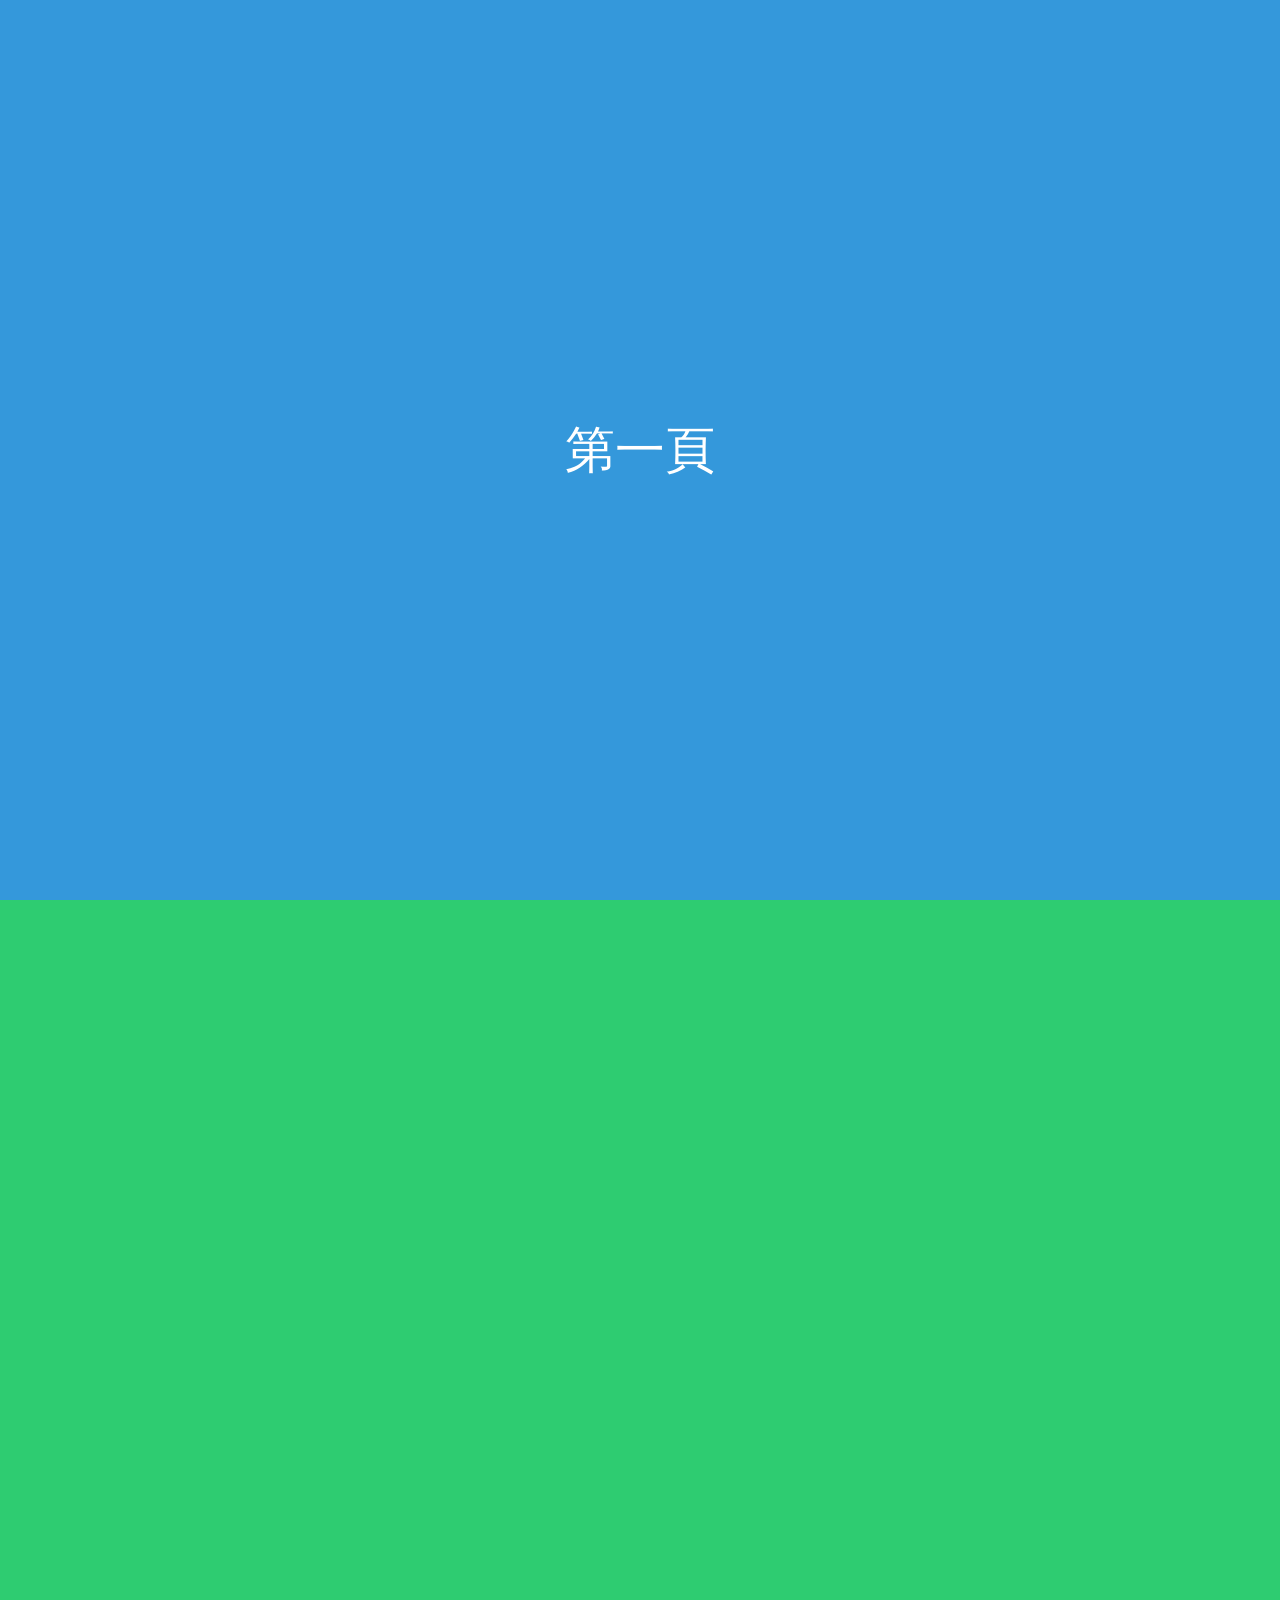
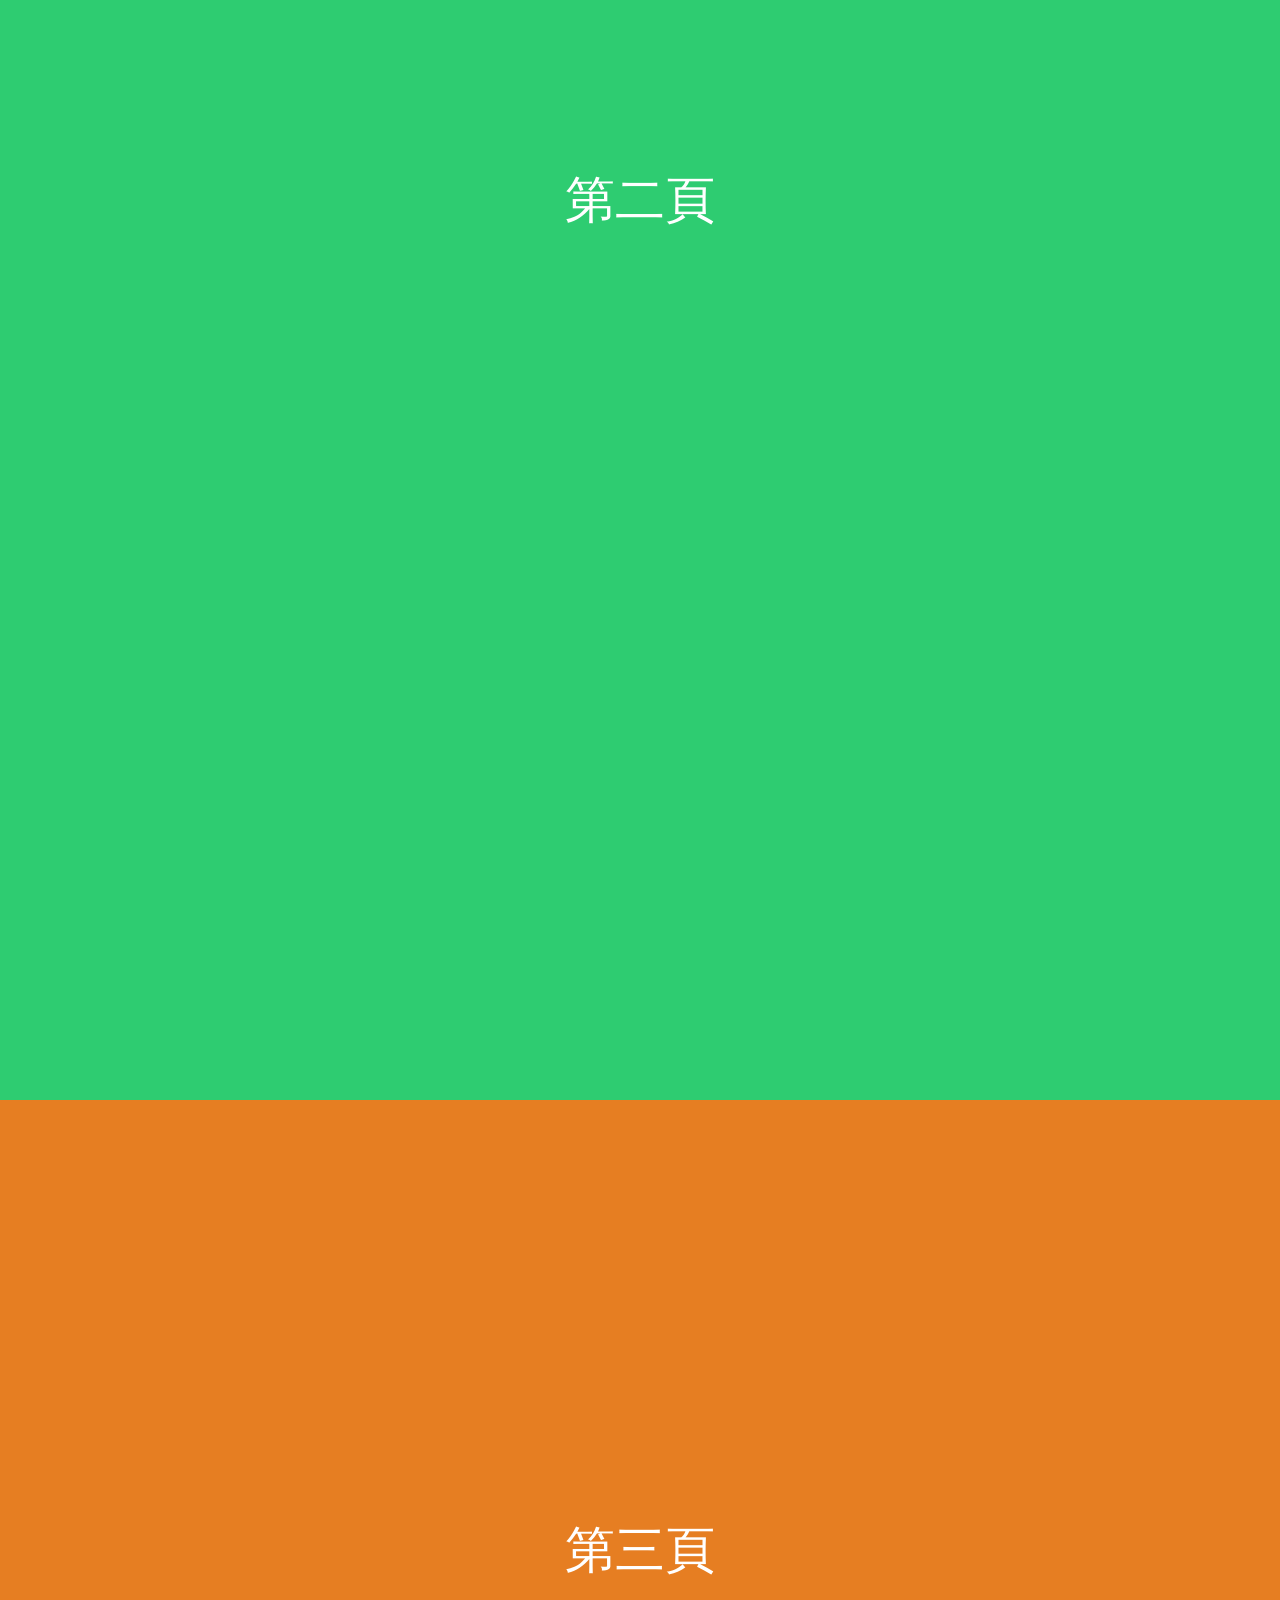
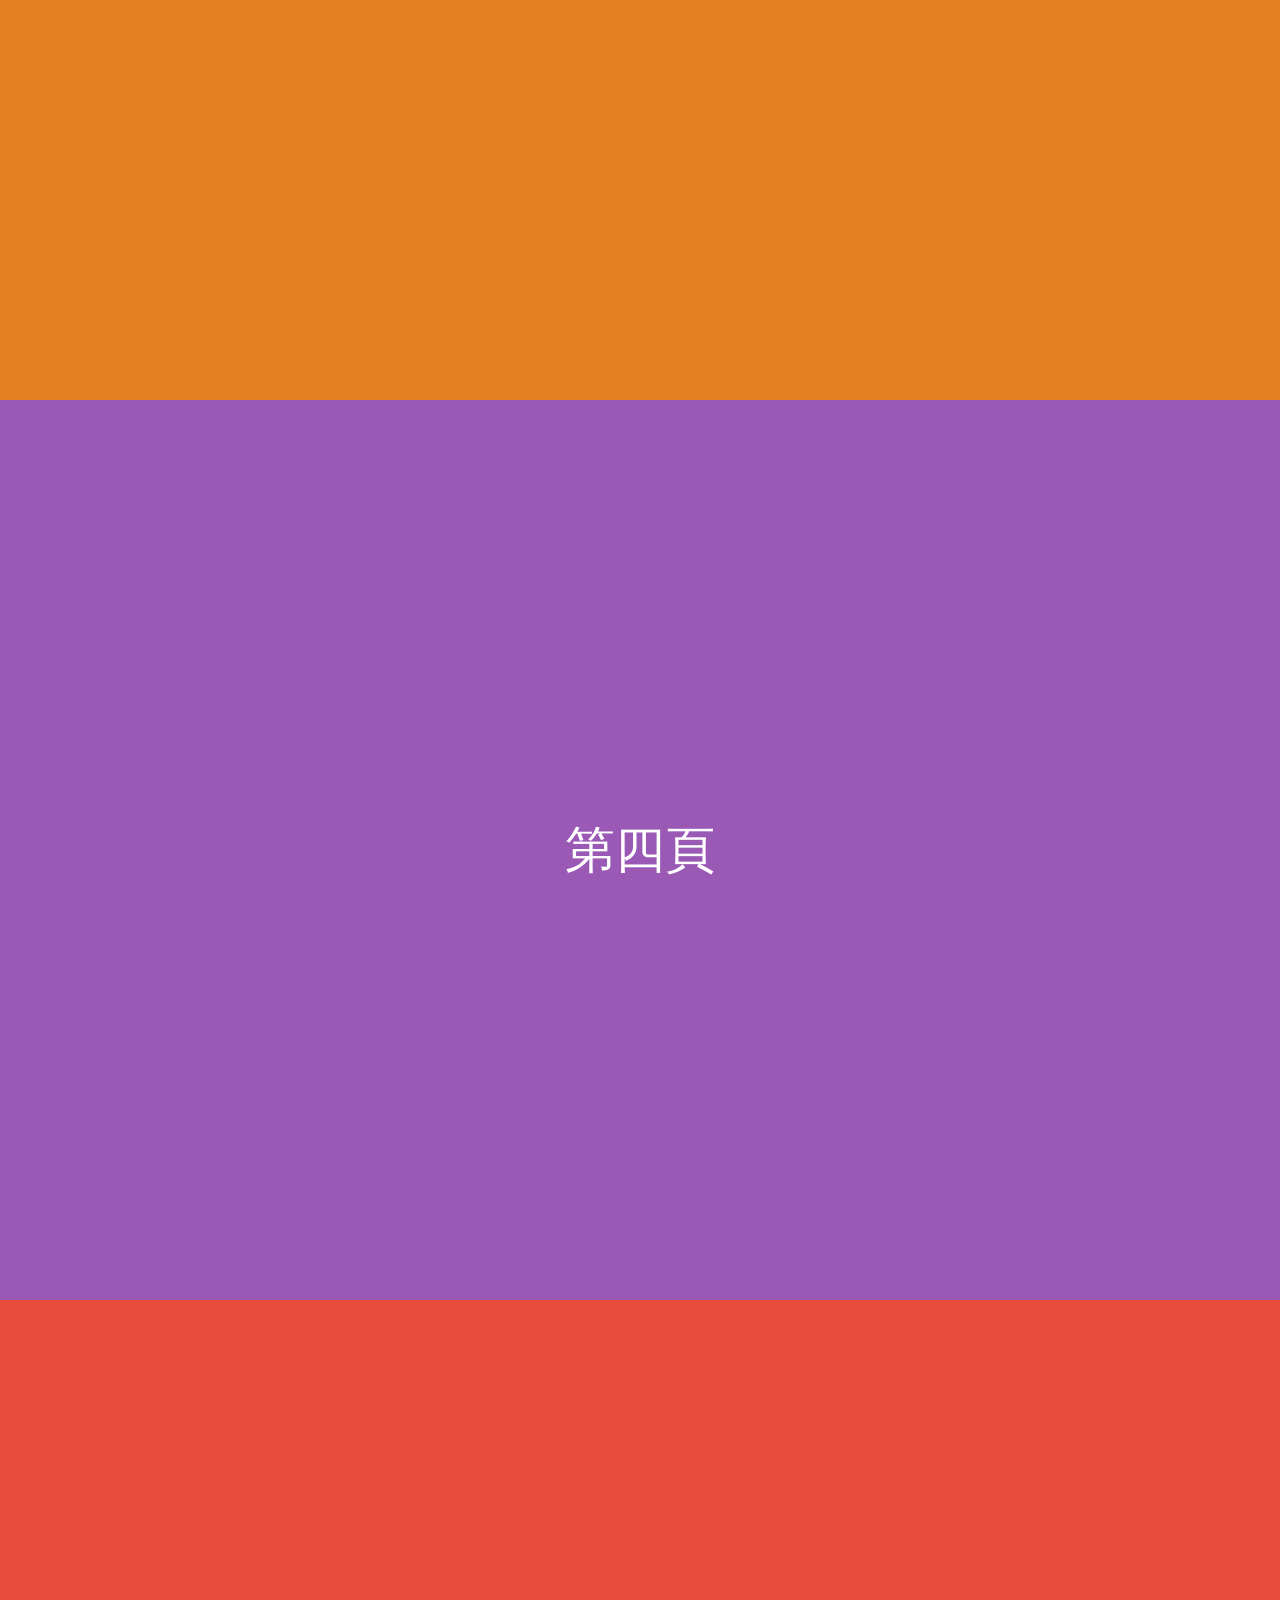
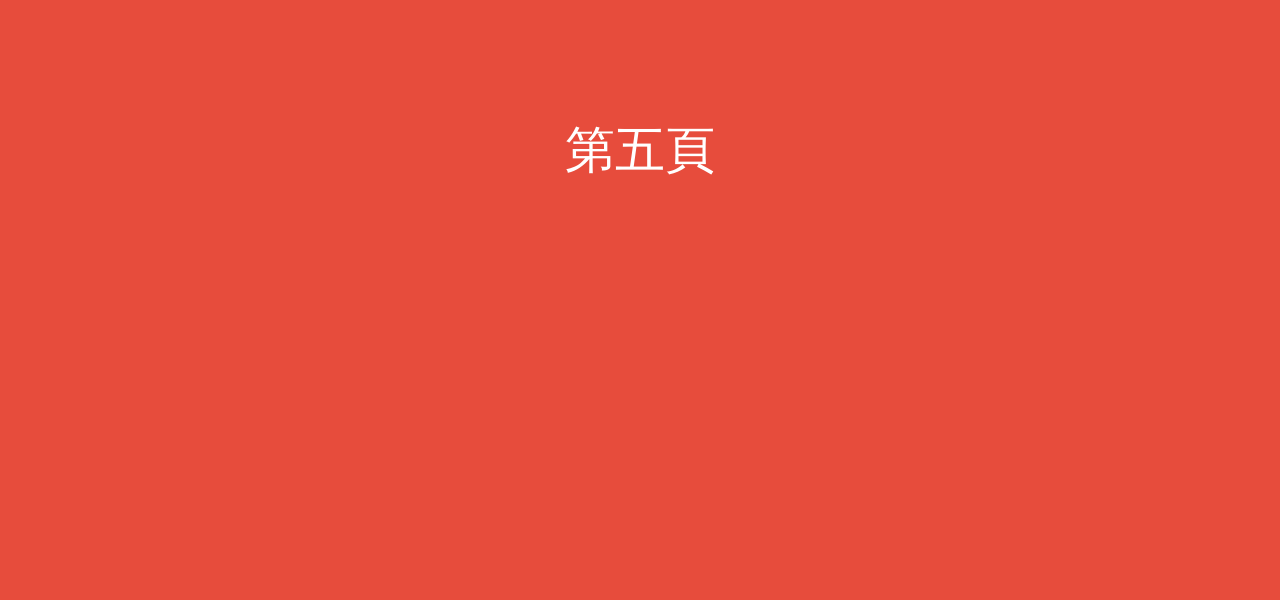
<file: as06-ai-multiple-steps/index.html>
<!DOCTYPE html>
<html lang="zh-Hant">
<head>
    <meta charset="UTF-8">
    <meta name="viewport" content="width=device-width, initial-scale=1.0">
    <title>垂直滑頁效果</title>

    <style>
        * {
            margin: 0;
            padding: 0;
            box-sizing: border-box;
        }

        html {
            scroll-behavior: auto;
            overscroll-behavior: none;
        }

        /* 修正：不再使用 body 的 overflow-x: hidden（Safari 容易出怪問題）
           改用 overflow-x: clip，不會建立捲動容器 */
        body {
            overflow-x: clip;
        }

        .page {
            height: 100vh;
            width: 100%;
            display: flex;
            justify-content: center;
            align-items: center;
            font-size: 50px;
            color: white;
        }

        #page2 { height: 200vh; }

        #page1 { background-color: #3498db; }
        #page2 { background-color: #2ecc71; }
        #page3 { background-color: #e67e22; }
        #page4 { background-color: #9b59b6; }
        #page5 { background-color: #e74c3c; }
    </style>
</head>

<body>

    <div class="page" id="page1">第一頁</div>
    <div class="page" id="page2">第二頁</div>
    <div class="page" id="page3">第三頁</div>
    <div class="page" id="page4">第四頁</div>
    <div class="page" id="page5">第五頁</div>

    <script src="https://code.jquery.com/jquery-3.7.1.min.js"></script>

    <script>

        // 動畫是否正在執行
        let isScrolling = false;

        // 目前這次「滾輪手勢」是否已經觸發過翻頁
        let gestureConsumed = false;

        // 滾輪手勢是否進行中（事件間隔小於 wheelDelay 視為同一次手勢）
        let gestureActive = false;

        // 這次手勢開始時的捲動位置
        let gestureStartY = 0;

        let wheelTimer = null;
        const wheelDelay = 120;

        // 判斷「到達邊界」的容許誤差（px）
        const EDGE = 4;

        // 可以自由捲動的頁面索引（第二頁 = 索引 1）
        const FREE_PAGE = 1;
        const LAST_PAGE = 4;

        const pages = $(".page");
        const scroller = document.scrollingElement || document.documentElement;


        // ---------- 工具函式 ----------

        // 取得某一頁頂端的絕對位置
        function pageTop(index) {
            return pages.get(index).getBoundingClientRect().top + scroller.scrollTop;
        }

        // 取得某一頁「底部剛好對齊視窗底部」時的捲動位置
        function pageBottomPos(index) {
            return pageTop(index) + pages.get(index).offsetHeight - window.innerHeight;
        }

        // 修正：依實際捲動位置計算目前頁面，不依賴會失去同步的變數
        function getCurrentPage() {
            const center = scroller.scrollTop + window.innerHeight / 2;
            for (let i = LAST_PAGE; i >= 0; i--) {
                if (center >= pageTop(i)) {
                    return i;
                }
            }
            return 0;
        }

        // 記錄滾輪手勢：事件持續進來就視為同一次手勢
        function trackGesture() {
            if (!gestureActive) {
                gestureActive = true;
                gestureConsumed = false;
                gestureStartY = scroller.scrollTop;
            }

            clearTimeout(wheelTimer);
            wheelTimer = setTimeout(function () {
                gestureActive = false;
                gestureConsumed = false;
            }, wheelDelay);
        }

        // 統一 deltaY 單位為 px
        function normalizeDelta(event) {
            let d = event.deltaY;
            if (event.deltaMode === 1) d *= 16;
            if (event.deltaMode === 2) d *= window.innerHeight;
            return d;
        }


        // ---------- 整頁滑動動畫 ----------

        function moveToPage(targetPosition) {

            if (isScrolling) {
                return;
            }

            isScrolling = true;
            gestureConsumed = true;

            $(scroller).stop(true, false).animate({
                scrollTop: targetPosition
            }, 700, function () {
                scroller.scrollTop = targetPosition;
                isScrolling = false;
            });
        }


        // ---------- 方向處理（滾輪與鍵盤共用） ----------
        // dir：1 = 向下，-1 = 向上
        // amount：這次預期捲動的距離（px）
        // fromKey：是否來自鍵盤（每次按鍵都視為新操作）

        function handleStep(dir, amount, event, fromKey) {

            const cur = getCurrentPage();

            // ===== 第二頁：自由捲動 =====
            // 修正：不再依賴瀏覽器原生捲動（Safari 在這裡會失效），
            // 改成自己攔截事件、手動改 scrollTop。
            if (cur === FREE_PAGE) {

                const top = pageTop(FREE_PAGE);
                const bottom = pageBottomPos(FREE_PAGE);
                const y = scroller.scrollTop;

                event.preventDefault();

                // 已在邊界：只有「從邊界開始的新手勢」才換頁
                if (dir > 0 && y >= bottom - EDGE) {
                    if (fromKey || gestureStartY >= bottom - EDGE) {
                        moveToPage(pageTop(FREE_PAGE + 1));
                    }
                    return;
                }

                if (dir < 0 && y <= top + EDGE) {
                    if (fromKey || gestureStartY <= top + EDGE) {
                        moveToPage(pageTop(FREE_PAGE - 1));
                    }
                    return;
                }

                // 中間區域：手動捲動，並限制在第二頁範圍內
                const next = Math.max(top, Math.min(y + dir * amount, bottom));
                scroller.scrollTop = next;
                return;
            }

            // ===== 其他頁面：整頁滑動 =====
            event.preventDefault();

            const target = Math.max(0, Math.min(cur + dir, LAST_PAGE));

            if (target === cur) {
                return;
            }

            // 從第三頁往上回第二頁：停在第二頁底部
            if (cur === FREE_PAGE + 1 && target === FREE_PAGE) {
                moveToPage(pageBottomPos(FREE_PAGE));
                return;
            }

            moveToPage(pageTop(target));
        }


        // ---------- 滾輪事件 ----------

        document.addEventListener("wheel", function (event) {

            const delta = normalizeDelta(event);

            if (delta === 0) {
                return;
            }

            // 修正：先記錄手勢，且只有「被攔截的事件」才延長手勢計時
            trackGesture();

            // 動畫中，或這次手勢已經翻過頁（慣性事件）→ 忽略
            if (isScrolling || gestureConsumed) {
                event.preventDefault();
                return;
            }

            handleStep(delta > 0 ? 1 : -1, Math.abs(delta), event, false);

        }, { passive: false });


        // ---------- 鍵盤事件（避免方向鍵、空白鍵繞過整頁滑動） ----------

        document.addEventListener("keydown", function (event) {

            let dir = 0;
            let amount = 40;

            switch (event.key) {
                case "ArrowDown":
                    dir = 1;
                    break;
                case "ArrowUp":
                    dir = -1;
                    break;
                case "PageDown":
                    dir = 1;
                    amount = window.innerHeight * 0.875;
                    break;
                case "PageUp":
                    dir = -1;
                    amount = window.innerHeight * 0.875;
                    break;
                case " ":
                    dir = event.shiftKey ? -1 : 1;
                    amount = window.innerHeight * 0.875;
                    break;
                default:
                    return;
            }

            if (isScrolling) {
                event.preventDefault();
                return;
            }

            handleStep(dir, amount, event, true);
        });

        // ---------- 除錯面板：網址後面加 ?debug 才會顯示 ----------
        if (location.search.indexOf("debug") !== -1) {
            const box = document.createElement("div");
            box.style.cssText =
                "position:fixed;top:0;left:0;z-index:9999;background:rgba(0,0,0,.75);" +
                "color:#0f0;font:12px/1.5 monospace;padding:6px 8px;white-space:pre;pointer-events:none";
            document.body.appendChild(box);

            let lastWheel = "-";
            document.addEventListener("wheel", function (e) {
                lastWheel = "dY=" + Math.round(e.deltaY) + " mode=" + e.deltaMode +
                            " prevented=" + e.defaultPrevented;
            }, { passive: true });

            setInterval(function () {
                box.textContent =
                    "page: " + getCurrentPage() +
                    "\nscrollTop: " + Math.round(scroller.scrollTop) +
                    "\nscrollHeight: " + scroller.scrollHeight +
                    "\ninnerHeight: " + window.innerHeight +
                    "\nisScrolling: " + isScrolling +
                    "\nconsumed: " + gestureConsumed +
                    "\ngestureActive: " + gestureActive +
                    "\nscroller: " + scroller.tagName +
                    "\nlast wheel: " + lastWheel;
            }, 100);
        }

    </script>

</body>
</html>
</file>
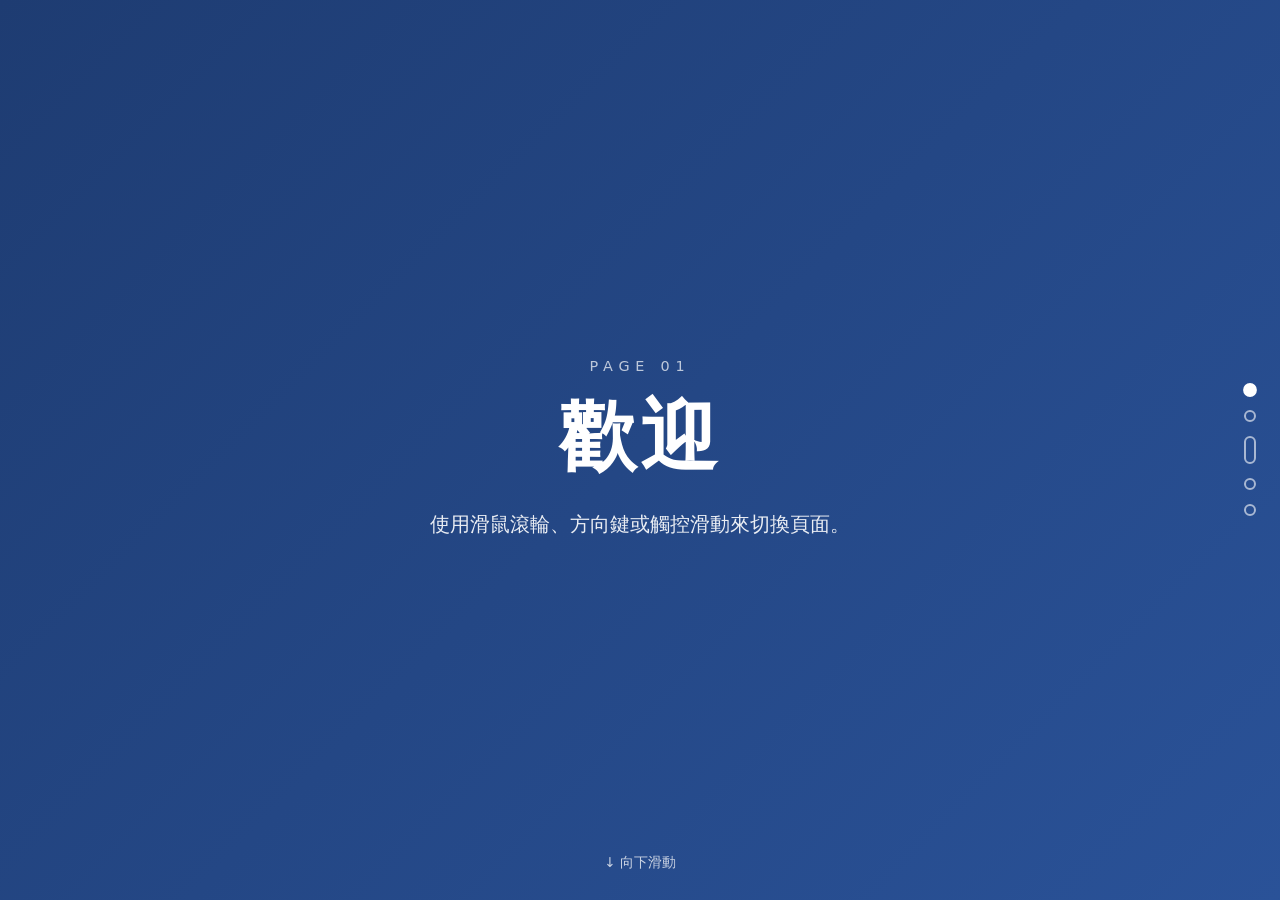
<file: as06-ai-one-step/index.html>
<!DOCTYPE html>
<html lang="zh-Hant">
<head>
<meta charset="UTF-8">
<meta name="viewport" content="width=device-width, initial-scale=1.0">
<title>垂直滑頁效果</title>
<style>
  * { margin: 0; padding: 0; box-sizing: border-box; }

  html, body {
    width: 100%;
    height: 100%;
    overflow: hidden;              /* 停用原生捲動，全部由 JS 控制 */
    overscroll-behavior: none;
    font-family: "Noto Sans TC", "PingFang TC", "Microsoft JhengHei", system-ui, sans-serif;
    color: #fff;
    background: #111;
  }

  /* 視窗容器 */
  .viewport {
    position: fixed;
    inset: 0;
    overflow: hidden;
  }

  /* 所有頁面的包裹層，透過 transform 移動 */
  .wrapper {
    will-change: transform;
  }

  .page {
    position: relative;
    width: 100%;
    display: flex;
    flex-direction: column;
    align-items: center;
    justify-content: center;
    text-align: center;
    padding: 0 8vw;
  }

  .page h1 {
    font-size: clamp(2.4rem, 6vw, 5rem);
    letter-spacing: 0.05em;
    margin-bottom: 1rem;
  }
  .page p {
    font-size: clamp(1rem, 1.6vw, 1.25rem);
    line-height: 1.8;
    opacity: 0.9;
    max-width: 640px;
  }
  .page .num {
    font-size: 0.9rem;
    letter-spacing: 0.4em;
    opacity: 0.7;
    margin-bottom: 0.8rem;
  }

  .p1 { background: linear-gradient(135deg, #1e3c72, #2a5298); }
  .p2 { background: linear-gradient(135deg, #614385, #516395); }
  .p3 { background: linear-gradient(180deg, #0f9b8e 0%, #134e5e 50%, #0b2b33 100%); justify-content: flex-start; }
  .p4 { background: linear-gradient(135deg, #c94b4b, #4b134f); }
  .p5 { background: linear-gradient(135deg, #f7971e, #c0392b); }

  /* 第三頁：長頁內容 */
  .p3 .block {
    width: 100%;
    max-width: 760px;
    flex: 1;
    display: flex;
    flex-direction: column;
    justify-content: center;
    align-items: center;
    border-bottom: 1px dashed rgba(255,255,255,0.2);
  }
  .p3 .block:last-child { border-bottom: none; }
  .p3 .cards {
    display: grid;
    grid-template-columns: repeat(auto-fit, minmax(180px, 1fr));
    gap: 16px;
    width: 100%;
    margin-top: 24px;
  }
  .p3 .card {
    background: rgba(255,255,255,0.1);
    border: 1px solid rgba(255,255,255,0.18);
    border-radius: 14px;
    padding: 22px 18px;
    text-align: left;
    backdrop-filter: blur(4px);
  }
  .p3 .card h3 { margin-bottom: 8px; font-size: 1.1rem; }
  .p3 .card p { font-size: 0.95rem; }

  /* 提示箭頭 */
  .hint {
    position: absolute;
    bottom: 28px;
    left: 50%;
    transform: translateX(-50%);
    font-size: 0.85rem;
    opacity: 0.75;
    animation: bounce 1.6s infinite;
    pointer-events: none;
  }
  @keyframes bounce {
    0%, 100% { transform: translate(-50%, 0); }
    50%      { transform: translate(-50%, 8px); }
  }

  /* 右側導覽圓點 */
  .dots {
    position: fixed;
    right: 24px;
    top: 50%;
    transform: translateY(-50%);
    display: flex;
    flex-direction: column;
    gap: 14px;
    z-index: 10;
  }
  .dots button {
    width: 12px;
    height: 12px;
    border-radius: 50%;
    border: 2px solid #fff;
    background: transparent;
    cursor: pointer;
    opacity: 0.6;
    transition: all 0.3s;
    padding: 0;
  }
  .dots button.long { height: 28px; border-radius: 8px; }
  .dots button.active { background: #fff; opacity: 1; transform: scale(1.15); }

  /* 第三頁的閱讀進度條 */
  .progress {
    position: fixed;
    top: 0;
    left: 0;
    height: 4px;
    width: 0;
    background: #7fffd4;
    z-index: 10;
    opacity: 0;
    transition: opacity 0.3s;
  }
  .progress.show { opacity: 1; }
</style>
</head>
<body>

<div class="progress" id="progress"></div>

<nav class="dots" id="dots"></nav>

<div class="viewport">
  <div class="wrapper" id="wrapper">

    <section class="page p1" data-height="1">
      <div class="num">PAGE 01</div>
      <h1>歡迎</h1>
      <p>使用滑鼠滾輪、方向鍵或觸控滑動來切換頁面。</p>
      <div class="hint">↓ 向下滑動</div>
    </section>

    <section class="page p2" data-height="1">
      <div class="num">PAGE 02</div>
      <h1>第二頁</h1>
      <p>一般頁面每次滑動都會完整切換到上一頁或下一頁。</p>
      <div class="hint">↓ 下一頁是長頁面</div>
    </section>

    <!-- 第三頁：高度為其他頁的 2 倍 -->
    <section class="page p3" data-height="2">
      <div class="block">
        <div class="num">PAGE 03 · TOP</div>
        <h1>第三頁（長頁面）</h1>
        <p>這一頁的高度是一般頁面的兩倍。在這裡可以自由上下捲動，捲到底部後再往下滑才會進入第四頁；捲到頂部後再往上滑才會回到第二頁。</p>
      </div>
      <div class="block">
        <h1>自由捲動區</h1>
        <div class="cards">
          <div class="card"><h3>平滑捲動</h3><p>頁內捲動帶有緩動效果，手感接近原生捲動。</p></div>
          <div class="card"><h3>邊界停頓</h3><p>捲到邊界時會先停住，需要再滑一次才會換頁，避免慣性誤觸。</p></div>
          <div class="card"><h3>從下方返回</h3><p>由第四頁往上回來時，會直接停在本頁底部。</p></div>
        </div>
      </div>
      <div class="block">
        <div class="num">PAGE 03 · BOTTOM</div>
        <h1>已到底部</h1>
        <p>再向下滑動一次即可進入第四頁。</p>
      </div>
    </section>

    <section class="page p4" data-height="1">
      <div class="num">PAGE 04</div>
      <h1>第四頁</h1>
      <p>往上滑動會先回到第三頁的底部，然後可以繼續往上自由捲動。</p>
    </section>

    <section class="page p5" data-height="1">
      <div class="num">PAGE 05</div>
      <h1>最後一頁</h1>
      <p>感謝瀏覽！</p>
    </section>

  </div>
</div>

<script>
(() => {
  const wrapper  = document.getElementById('wrapper');
  const pages    = Array.from(document.querySelectorAll('.page'));
  const dotsEl   = document.getElementById('dots');
  const progress = document.getElementById('progress');

  // ===== 可調整參數 =====
  const PAGE_DURATION = 800;   // 整頁切換動畫時間 (ms)
  const LERP          = 0.16;  // 頁內捲動的平滑係數 (0~1，越大越跟手)
  const GESTURE_GAP   = 180;   // 兩次滾輪事件間隔超過此值，視為「新的一次滑動」(ms)
  const MIN_DELTA     = 4;     // 太小的滾輪量不觸發換頁（過濾抖動）

  // ===== 狀態 =====
  let vh = 0;
  let tops = [];        // 每頁頂端位置
  let heights = [];     // 每頁高度
  let index = 0;        // 目前頁面
  let current = 0;      // 畫面實際位置
  let target = 0;       // 目標位置
  let tween = null;     // 整頁切換動畫
  let lastWheel = 0;
  let needFresh = false; // 需要「新的一次滑動」才能再觸發動作（吃掉觸控板慣性）

  // ===== 版面計算 =====
  function layout() {
    vh = window.innerHeight;
    let t = 0;
    pages.forEach((p, i) => {
      const h = vh * (parseFloat(p.dataset.height) || 1);
      p.style.height = h + 'px';
      heights[i] = h;
      tops[i] = t;
      t += h;
    });
  }

  const isLong   = i => heights[i] > vh + 1;
  const minPos   = i => tops[i];
  const maxPos   = i => tops[i] + heights[i] - vh;

  // ===== 導覽圓點 =====
  pages.forEach((p, i) => {
    const b = document.createElement('button');
    b.setAttribute('aria-label', '前往第 ' + (i + 1) + ' 頁');
    if (p.dataset.height > 1) b.classList.add('long');
    b.addEventListener('click', () => { if (!tween && i !== index) goTo(i, false); });
    dotsEl.appendChild(b);
  });
  function updateDots() {
    dotsEl.querySelectorAll('button').forEach((b, i) => b.classList.toggle('active', i === index));
  }

  // ===== 換頁 =====
  function goTo(i, atBottom) {
    index = i;
    target = atBottom ? maxPos(i) : minPos(i);
    tween = { from: current, to: target, start: performance.now() };
    updateDots();
  }
  function next() {
    if (index < pages.length - 1) goTo(index + 1, false);
  }
  function prev() {
    // 往上進入長頁面時，停在該頁底部
    if (index > 0) goTo(index - 1, isLong(index - 1));
  }

  // ===== 處理一次捲動量 =====
  function handleDelta(dy) {
    if (tween) return;

    if (isLong(index)) {
      const min = minPos(index), max = maxPos(index);
      if (dy > 0) {
        if (target < max - 0.5) {
          target = Math.min(target + dy, max);
          if (target >= max) needFresh = true;   // 抵達底部：停住，等下一次滑動
          return;
        }
      } else if (dy < 0) {
        if (target > min + 0.5) {
          target = Math.max(target + dy, min);
          if (target <= min) needFresh = true;   // 抵達頂部：停住，等下一次滑動
          return;
        }
      }
    }

    if (Math.abs(dy) < MIN_DELTA) return;
    dy > 0 ? next() : prev();
  }

  // ===== 滑鼠滾輪 / 觸控板 =====
  window.addEventListener('wheel', e => {
    e.preventDefault();
    const now = performance.now();
    const gap = now - lastWheel;
    lastWheel = now;

    if (tween) return;
    if (needFresh) {
      if (gap < GESTURE_GAP) return;   // 仍是同一次滑動（或慣性），忽略
      needFresh = false;
    }

    let dy = e.deltaY;
    if (e.deltaMode === 1) dy *= 16;        // 以「行」為單位
    else if (e.deltaMode === 2) dy *= vh;   // 以「頁」為單位
    handleDelta(dy);
  }, { passive: false });

  // ===== 鍵盤 =====
  window.addEventListener('keydown', e => {
    if (tween) return;
    const step = isLong(index) ? 120 : 1;
    const big  = isLong(index) ? vh * 0.85 : 1;
    switch (e.key) {
      case 'ArrowDown':            handleDelta(step);  break;
      case 'ArrowUp':              handleDelta(-step); break;
      case 'PageDown': case ' ':   handleDelta(e.shiftKey ? -big : big); break;
      case 'PageUp':               handleDelta(-big);  break;
      case 'Home': if (index !== 0) goTo(0, false); break;
      case 'End':  if (index !== pages.length - 1) goTo(pages.length - 1, false); break;
      default: return;
    }
    needFresh = false;
    e.preventDefault();
  });

  // ===== 觸控 =====
  let touchStartY = 0, touchLastY = 0, movedFreely = false;
  window.addEventListener('touchstart', e => {
    touchStartY = touchLastY = e.touches[0].clientY;
    movedFreely = false;
  }, { passive: true });

  window.addEventListener('touchmove', e => {
    e.preventDefault();
    if (tween) return;
    const y = e.touches[0].clientY;
    const dy = touchLastY - y;
    touchLastY = y;
    if (isLong(index)) {
      const nt = Math.min(Math.max(target + dy, minPos(index)), maxPos(index));
      if (nt !== target) {
        target = current = nt;   // 手指拖曳時直接跟隨
        movedFreely = true;
      }
    }
  }, { passive: false });

  window.addEventListener('touchend', () => {
    if (tween || movedFreely) return;   // 本次觸控有在長頁內捲動，就不換頁
    const total = touchStartY - touchLastY;
    if (Math.abs(total) > 50) total > 0 ? next() : prev();
  });

  // ===== 動畫迴圈 =====
  const ease = t => t < 0.5 ? 4 * t * t * t : 1 - Math.pow(-2 * t + 2, 3) / 2; // easeInOutCubic

  function frame(now) {
    if (tween) {
      const p = Math.min((now - tween.start) / PAGE_DURATION, 1);
      current = tween.from + (tween.to - tween.from) * ease(p);
      if (p >= 1) {
        current = target = tween.to;
        tween = null;
        needFresh = true;   // 換頁後需要新的一次滑動，避免慣性連續跳頁
      }
    } else {
      const diff = target - current;
      current = Math.abs(diff) < 0.3 ? target : current + diff * LERP;
    }

    wrapper.style.transform = `translate3d(0, ${-current}px, 0)`;

    // 第三頁進度條
    const longIdx = pages.findIndex((_, i) => isLong(i));
    if (longIdx >= 0 && index === longIdx && !tween) {
      const ratio = (current - minPos(longIdx)) / (maxPos(longIdx) - minPos(longIdx));
      progress.style.width = (Math.min(Math.max(ratio, 0), 1) * 100) + '%';
      progress.classList.add('show');
    } else {
      progress.classList.remove('show');
    }

    requestAnimationFrame(frame);
  }

  // ===== 視窗大小改變 =====
  window.addEventListener('resize', () => {
    const offset = current - tops[index];
    layout();
    tween = null;
    target = current = Math.min(Math.max(tops[index] + offset, minPos(index)), maxPos(index));
  });

  layout();
  updateDots();
  requestAnimationFrame(frame);
})();
</script>
</body>
</html>
</file>
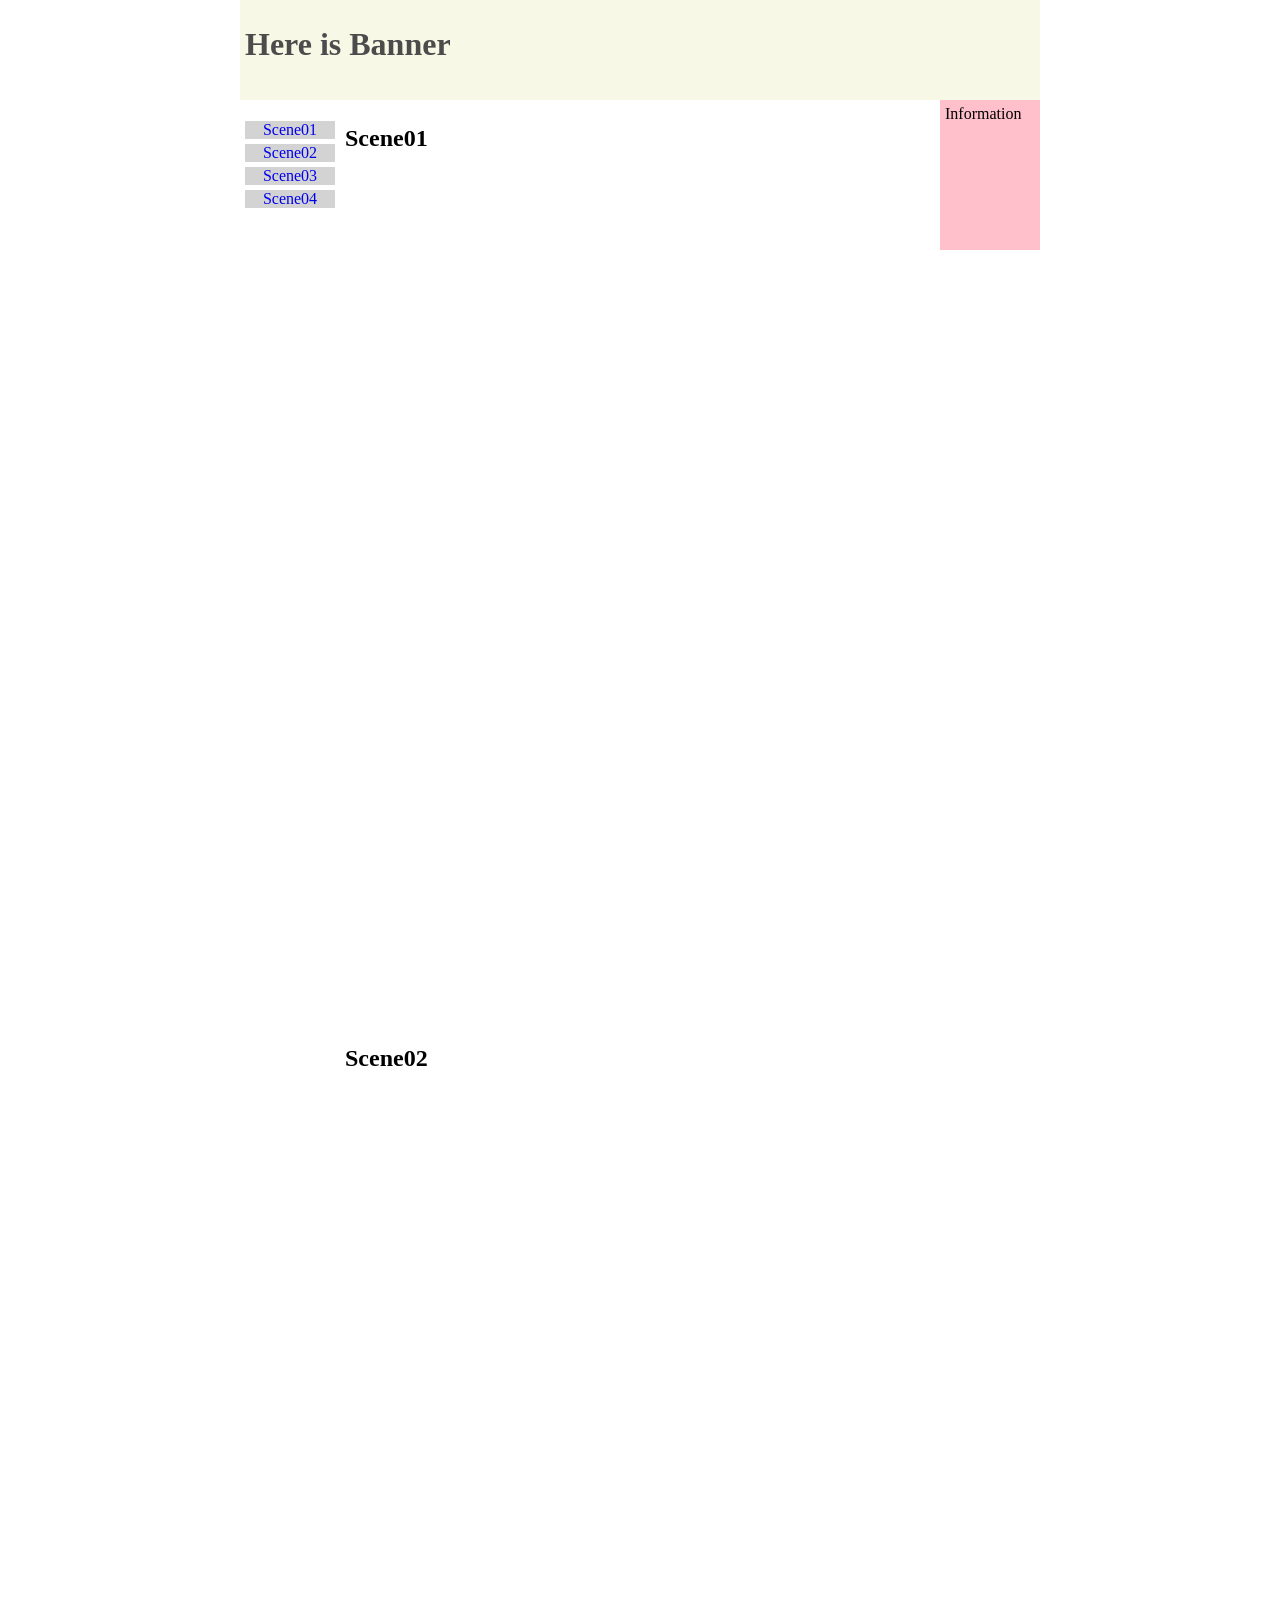
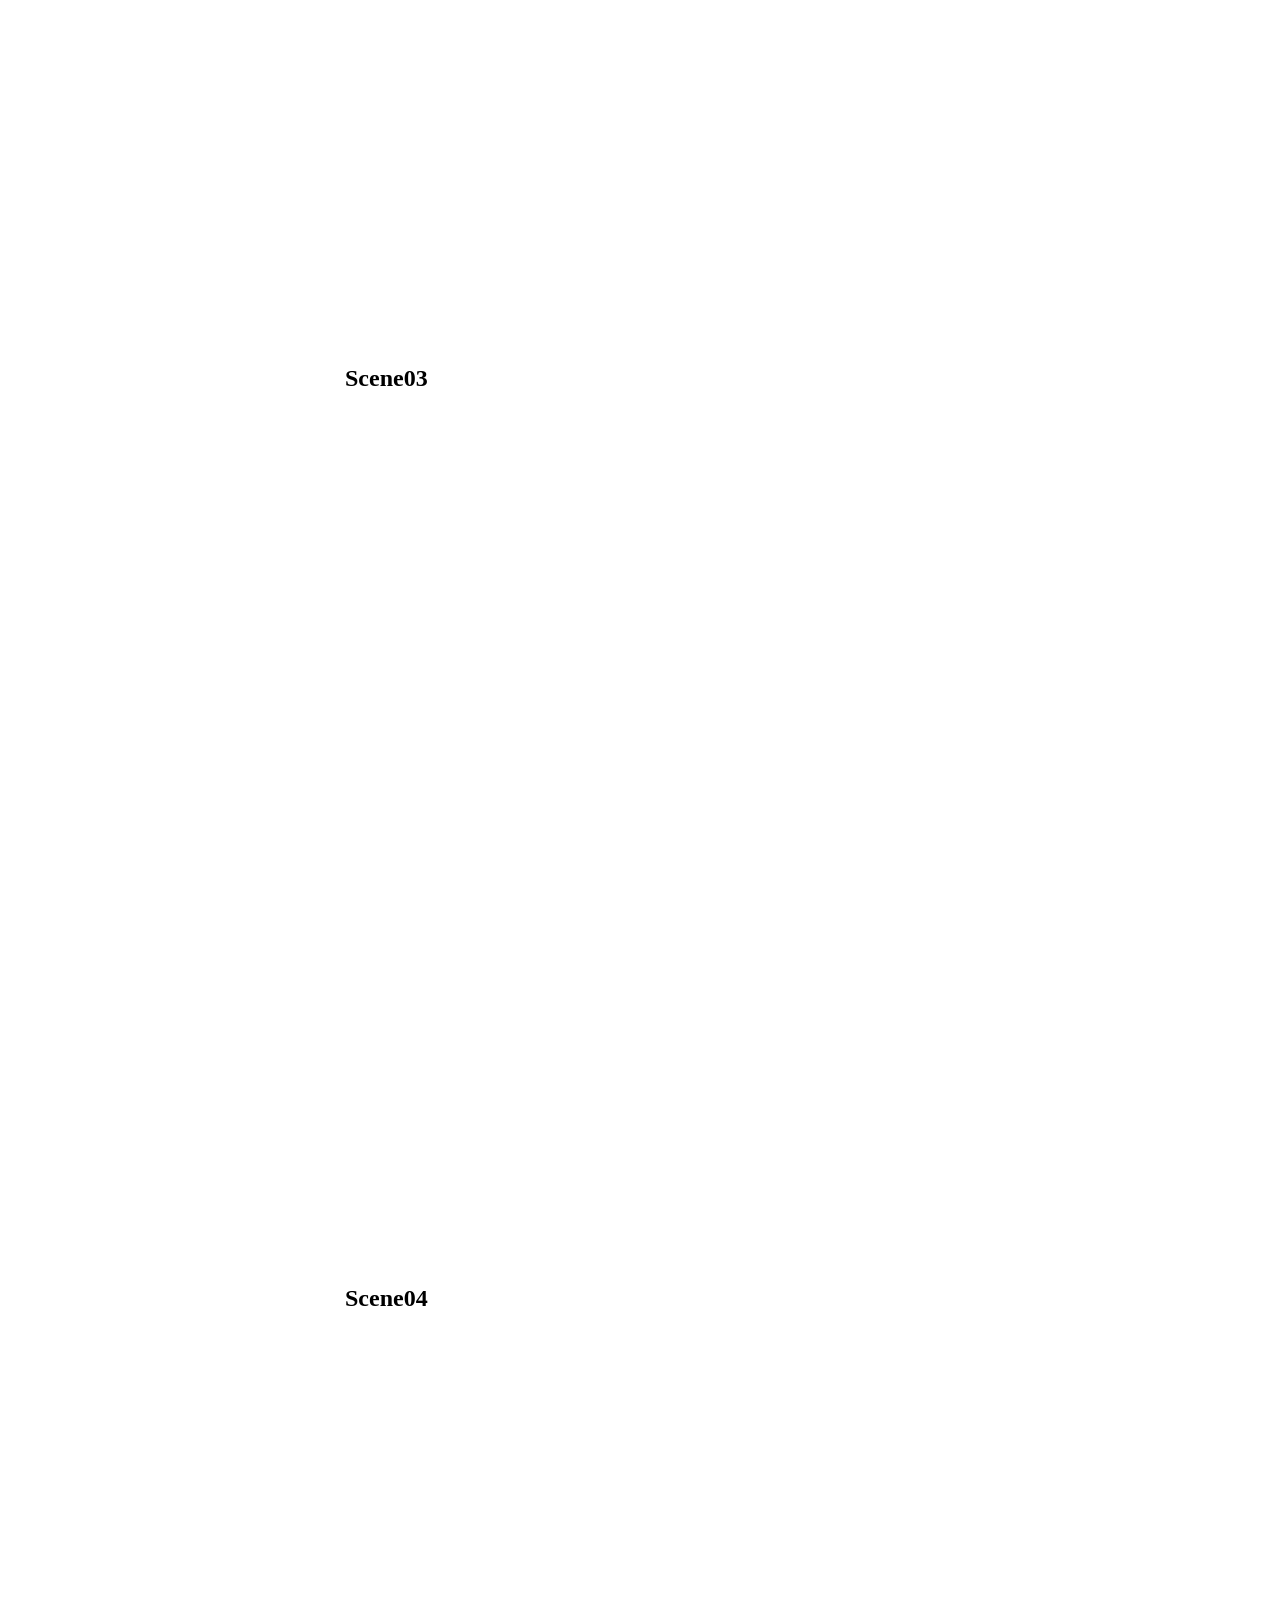
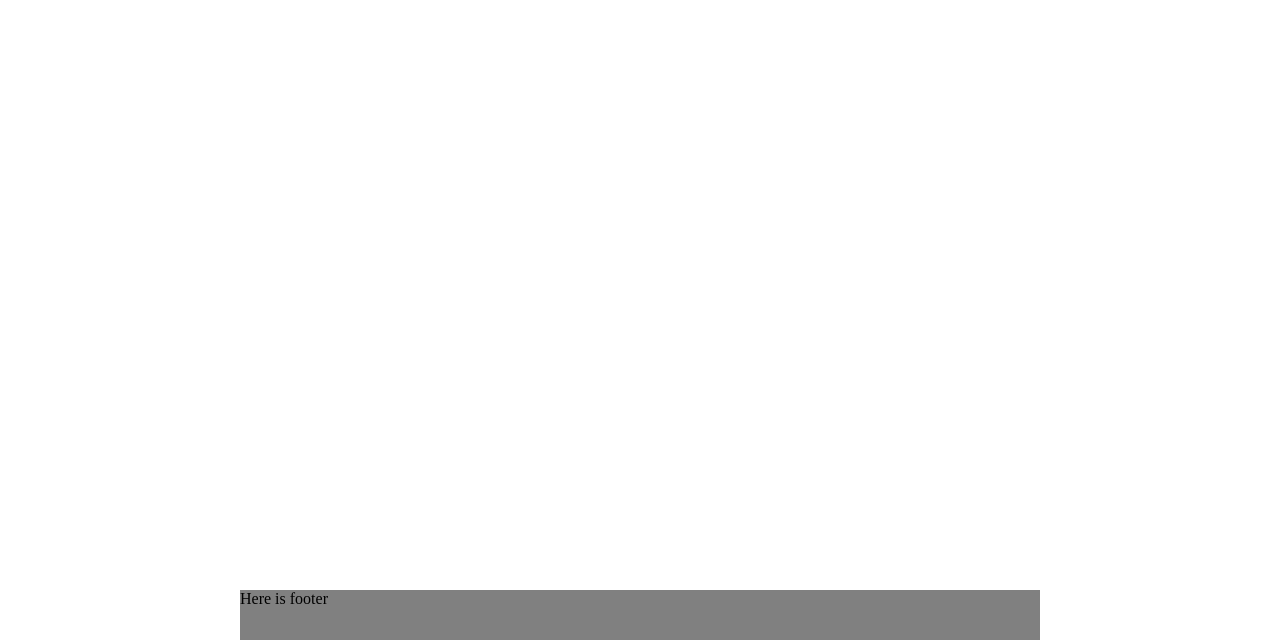
<file: practicew4/index.html>
<!DOCTYPE html>
<html lang="en">
<head>
    <meta charset="UTF-8">
    <meta name="viewport" content="width=device-width, initial-scale=1.0">
    <title>HTML+CSS-Final</title>

    <!-- Connect CSS -->
    <link rel="stylesheet" href="style.css">
</head>

<body>

    <div id="wrapper">

        <!-- Banner -->
        <div id="banner">
            <div class="text-container">
                <h1>Here is Banner</h1>
            </div>
        </div>

        <!-- Space reserved for fixed banner -->
        <div id="banner-placeholder"></div>

        <div class="container">

            <!-- Navigation -->
            <div id="nav">
                <div class="text-container">
                    <ul>
                        <li>
                            <a href="#scene01">Scene01</a>
                        </li>

                        <li>
                            <a href="#scene02">Scene02</a>
                        </li>

                        <li>
                            <a href="#scene03">Scene03</a>
                        </li>

                        <li>
                            <a href="#scene04">Scene04</a>
                        </li>
                    </ul>
                </div>
            </div>

            <!-- Space reserved for fixed navigation -->
            <div id="nav-placeholder">&nbsp;</div>

            <!-- Main Content -->
            <div id="content">
                <div class="text-container">

                    <section id="scene01">
                        <h1>Scene01</h1>
                    </section>

                    <section id="scene02">
                        <h1>Scene02</h1>
                    </section>

                    <section id="scene03">
                        <h1>Scene03</h1>
                    </section>

                    <section id="scene04">
                        <h1>Scene04</h1>
                    </section>

                </div>
            </div>

            <!-- Supporting Information -->
            <div id="supporting">
                <div class="text-container">
                    Information
                </div>
            </div>

        </div>

        <!-- Footer -->
        <div id="footer">
            Here is footer
        </div>

    </div>

</body>
</html>
</file>
<file: as02/style.css>
html,
body {
    margin: 0;
    padding: 0;
}

/* banner */
#banner {
    width: 800px;
    height: 100px;
    margin: 0 auto;
    background-color: #d87093;

    display: flex;
    justify-content: center;
    align-items: center;
}

#banner h1 {
    margin: 0;
    font-size: 28px;
}


/* middle area */
#middle {
    width: 800px;
    margin: 0 auto;
    display: flex;
    min-height: 400px;
}


/* navigation */
#nav {
    width: 100px;
    background-color: #57300c;
    flex-shrink: 0;
}

#nav ul {
    list-style-type: none;
    margin: 0;
    padding: 0;
}

#nav li {
    padding: 12px 10px;
}

#nav a {
    color: white;
    text-decoration: none;
}

#nav a:hover {
    text-decoration: underline;
}


/* content */
#content {
    width: 600px;
    display: flex;
    min-height: 400px;
    flex-shrink: 0;
    background-color: rgb(193, 241, 225);
}

#content section {
    flex: 1;
    padding: 20px;
    box-sizing: border-box;
}

#content section h1 {
    font-size: 22px;
    margin: 0;
}


/* supporting */
#supporting {
    width: 100px;
    background-color: #57300c;
    color: white;
    flex-shrink: 0;
    box-sizing: border-box;
    padding: 10px;
}

#supporting h1 {
    font-size: 20px;
    margin: 0;
}


/* footer */
#footer {
    width: 800px;
    height: 50px;
    margin: 20px auto 0;
    background-color: #f5ead7;
    box-sizing: border-box;
    padding: 10px;
}

#footer h1 {
    font-size: 20px;
    margin: 0;
}
</file>
<file: practicew4/style.css>
/* =========================
   Basic settings
   ========================= */

body {
    margin: 0;
    padding: 0;
}


/* =========================
   Main wrapper
   ========================= */

#wrapper {
    width: 800px;
    margin: 0 auto;
}


/* =========================
   Banner
   ========================= */

#banner {
    width: 800px;
    height: 100px;

    background-color: beige;
    opacity: 0.7;

    clear: both;
    position: fixed;
}


/* Space below fixed banner */

#banner-placeholder {
    height: 100px;
}


/* =========================
   Container
   ========================= */

.container {
    overflow: hidden;
}


/* =========================
   Navigation
   ========================= */

#nav {
    width: 100px;

    position: fixed;
}


/* Navigation list */

ul {
    padding-left: 0;
}


/* Navigation items */

li {
    display: block;

    text-align: center;

    margin-bottom: 5px;

    background-color: lightgray;
}


/* Navigation hover */

li:hover {
    background-color: pink;
}


/* Navigation links */

ul a {
    text-decoration: none;
}


/* Space reserved for fixed navigation */

#nav-placeholder {
    width: 100px;

    float: left;
}


/* =========================
   Main content
   ========================= */

#content {
    width: 600px;

    float: left;
}


/* =========================
   Scenes
   ========================= */

section {
    height: 100vh;

    scroll-margin-top: 100px;

    position: relative;
}


/* =========================
   Supporting information
   ========================= */

#supporting {
    width: 100px;
    height: 150px;

    background-color: pink;

    float: left;
}


/* =========================
   Footer
   ========================= */

#footer {
    width: 800px;
    height: 50px;

    background-color: gray;

    clear: both;
}


/* =========================
   Text container
   ========================= */

.text-container {
    padding: 5px;
}
</file>
